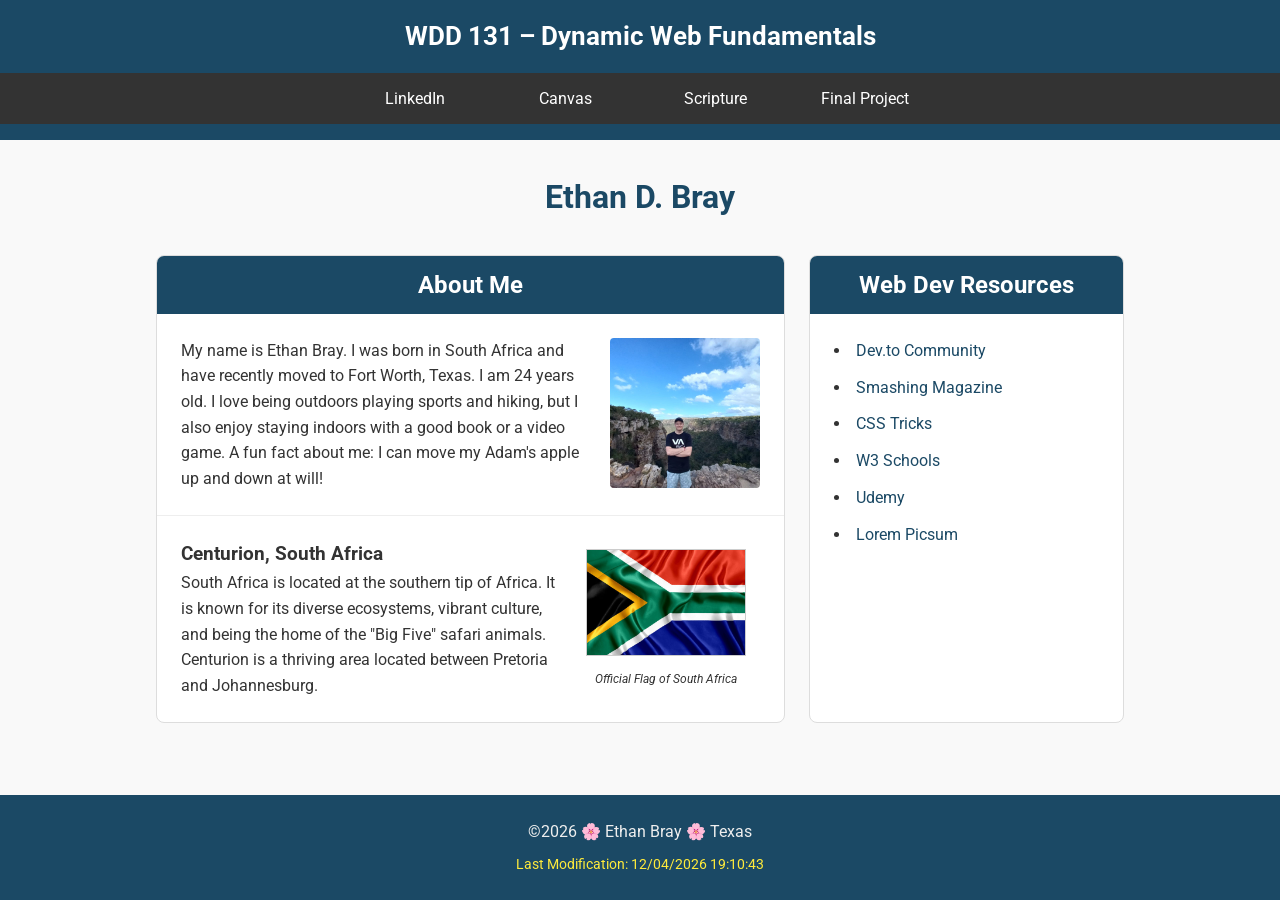
<file: index.html>
<!DOCTYPE html>
<html lang="en">
<head>
    <meta charset="UTF-8">
    <meta name="viewport" content="width=device-width, initial-scale=1.0">
    <meta name="description" content="WDD 131 - Dynamic Web Fundamentals - Ethan Bray - Home Page: A landing page for web development course assignments featuring personal info and resources.">
    <meta name="author" content="Ethan Bray">
    <title>WDD 131 – Dynamic Web Fundamentals – Ethan Bray</title>
    
    <link rel="preconnect" href="https://fonts.googleapis.com">
    <link rel="preconnect" href="https://fonts.gstatic.com" crossorigin>
    <link href="https://fonts.googleapis.com/css2?family=Roboto:wght@400;700&display=swap" rel="stylesheet">
    
    <link rel="stylesheet" href="styles/base.css">
    <script src="scripts/getdates.js" defer></script>
</head>
<body>
    <header>
        <span id="course-title">WDD 131 – Dynamic Web Fundamentals</span>
        <nav>
            <ul>
                <li><a href="https://www.linkedin.com/in/ethan-bray-876397272/">LinkedIn</a></li>
                <li><a href="https://byupw.instructure.com/">Canvas</a></li>
                <li><a href="https://www.churchofjesuschrist.org/study/scriptures/ot/isa/35?lang=eng&id=p3#p3">Scripture</a></li>
                <li><a href="https://ethanbraytx.github.io/wdd131/Project/index">Final Project</a></li>
            </ul>
        </nav>
    </header>

    <main>
        <h1>Ethan D. Bray</h1>
        <div class="cards-container">
            <section class="card about-me">
                <h2>About Me</h2>
                <div class="about-me-content">
                    <p>
                        My name is Ethan Bray. I was born in South Africa and have recently moved to Fort Worth, Texas. I am 24 years old. I love being outdoors playing sports and hiking, but I also enjoy staying indoors with a good book or a video game. A fun fact about me: I can move my Adam's apple up and down at will!
                    </p>
                    <img src="images/profile.jpg" alt="Ethan Bray Profile Picture" class="profile-img">
                </div>
                
                <div class="location-container">
                    <div class="location-text">
                        <h3>Centurion, South Africa</h3>
                        <p>
                            South Africa is located at the southern tip of Africa. It is known for its diverse ecosystems, 
                            vibrant culture, and being the home of the "Big Five" safari animals. Centurion is a 
                            thriving area located between Pretoria and Johannesburg.
                        </p>
                    </div>
                    <figure class="flag-figure">
                        <img src="images/south_african_flag.jpg" alt="Official Flag of South Africa" class="flag-img">
                        <figcaption>Official Flag of South Africa</figcaption>
                    </figure>
                </div>
            </section>

            <section class="card web-dev">
                <h2>Web Dev Resources</h2>
                <ul>
                    <li><a href="https://dev.to/">Dev.to Community</a></li>
                    <li><a href="https://www.smashingmagazine.com/">Smashing Magazine</a></li>
                    <li><a href="https://css-tricks.com/">CSS Tricks</a></li>
                    <li><a href="https://www.w3schools.com/">W3 Schools</a></li>
                    <li><a href="https://www.udemy.com/">Udemy</a></li>
                    <li><a href="https://picsum.photos/">Lorem Picsum</a></li>
                </ul>
            </section>
        </div>
    </main>

    <footer>
        <p>&copy;<span id="currentyear"></span> 🌸 Ethan Bray 🌸 Texas</p>
        <p id="lastModified"></p>
    </footer>
</body>
</html>
</file>
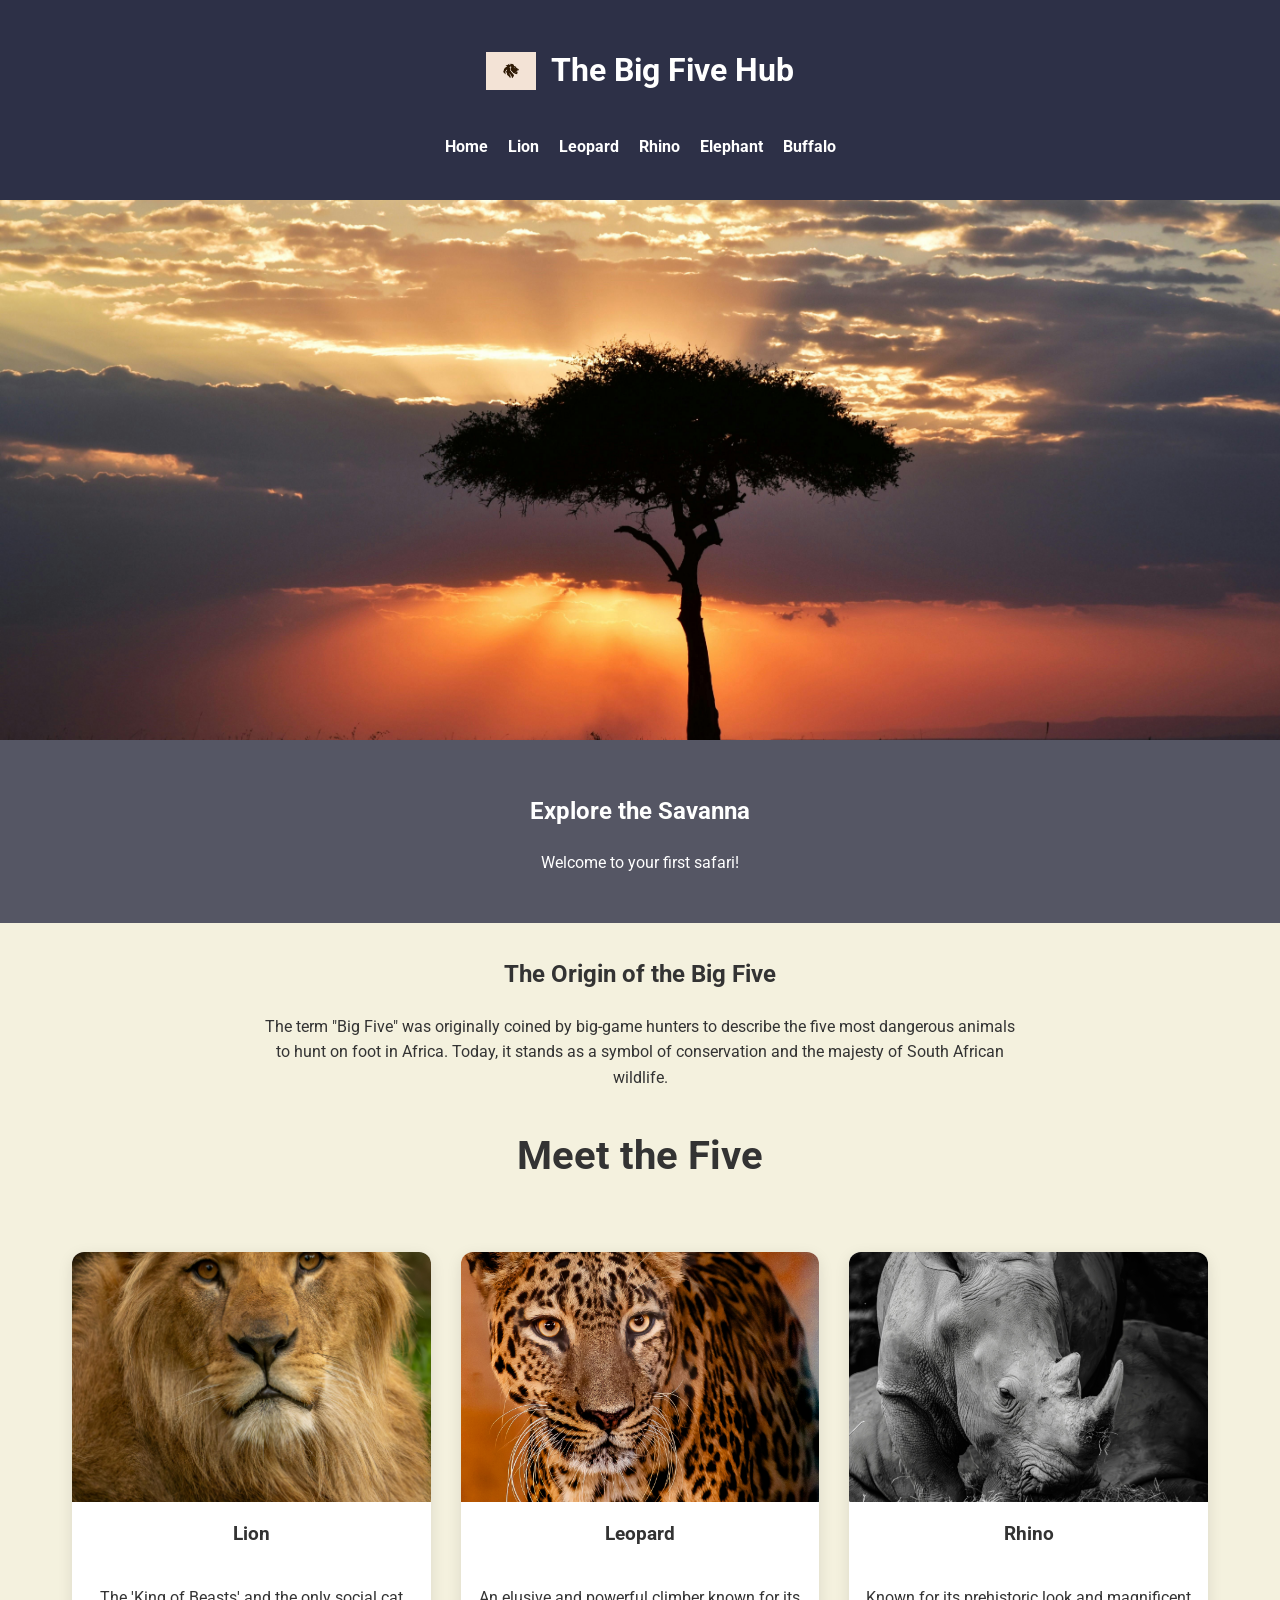
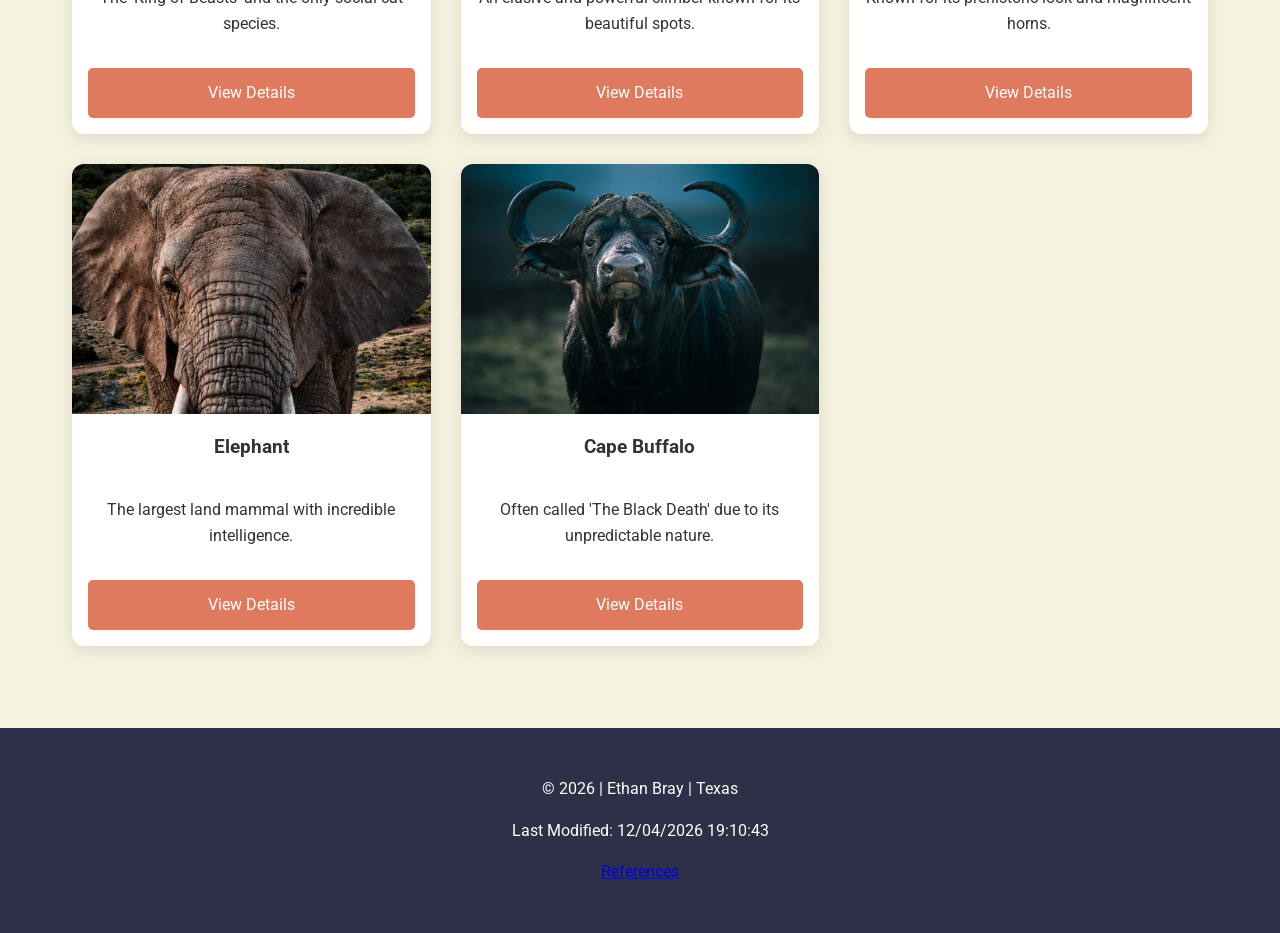
<file: Project/index.html>
<!DOCTYPE html>
<html lang="en">
<head>
    <meta charset="UTF-8">
    <meta name="viewport" content="width=device-width, initial-scale=1.0">
    <title>The Big Five Hub | Home</title>
    <meta name="description" content="Learn about the African Big Five: Lion, Leopard, Rhino, Elephant, and Buffalo.">
    <link rel="preconnect" href="https://fonts.googleapis.com">
    <link rel="preconnect" href="https://fonts.gstatic.com" crossorigin>
    <link href="https://fonts.googleapis.com/css2?family=Playfair+Display:wght@700&family=Roboto:wght@400;700&display=swap" rel="stylesheet">
    <link rel="stylesheet" href="styles/project.css">
    <script src="scripts/project.js" defer></script>
</head>
<body>
    <header>
        <div class="logo-container">
            <img src="images/logo.webp" alt="Big Five Hub Logo" width="50">
            <h1>The Big Five Hub</h1>
        </div>
        <nav>
            <button id="menu" title="Menu"></button>
            <ul id="nav-links">
                <li><a href="index.html" class="active">Home</a></li>
                <li><a href="lion.html">Lion</a></li>
                <li><a href="leopard.html">Leopard</a></li>
                <li><a href="rhino.html">Rhino</a></li>
                <li><a href="elephant.html">Elephant</a></li>
                <li><a href="buffalo.html">Buffalo</a></li>
            </ul>
        </nav>
    </header>

    <main>
        <section class="hero">
            <img src="images/hero-savanna.jpg" alt="African Savanna" loading="lazy">
            <div class="hero-text">
                <h2>Explore the Savanna</h2>
                <p id="welcome-message"></p> </div>
        </section>

        <section class="origin">
            <h2>The Origin of the Big Five</h2>
            <p>The term "Big Five" was originally coined by big-game hunters to describe the five most dangerous animals to hunt on foot in Africa. Today, it stands as a symbol of conservation and the majesty of South African wildlife.</p>
        </section>

        <section class="animal-grid">
            <h2>Meet the Five</h2>
            <div id="animal-cards-container"></div>
        </section>
    </main>

    <footer>
        <p>&copy; <span id="currentyear"></span> | Ethan Bray | Texas</p>
        <p>Last Modified: <span id="lastModified"></span></p>
        <p><a href="references.html">References</a></p>
    </footer>
</body>
</html>
</file>
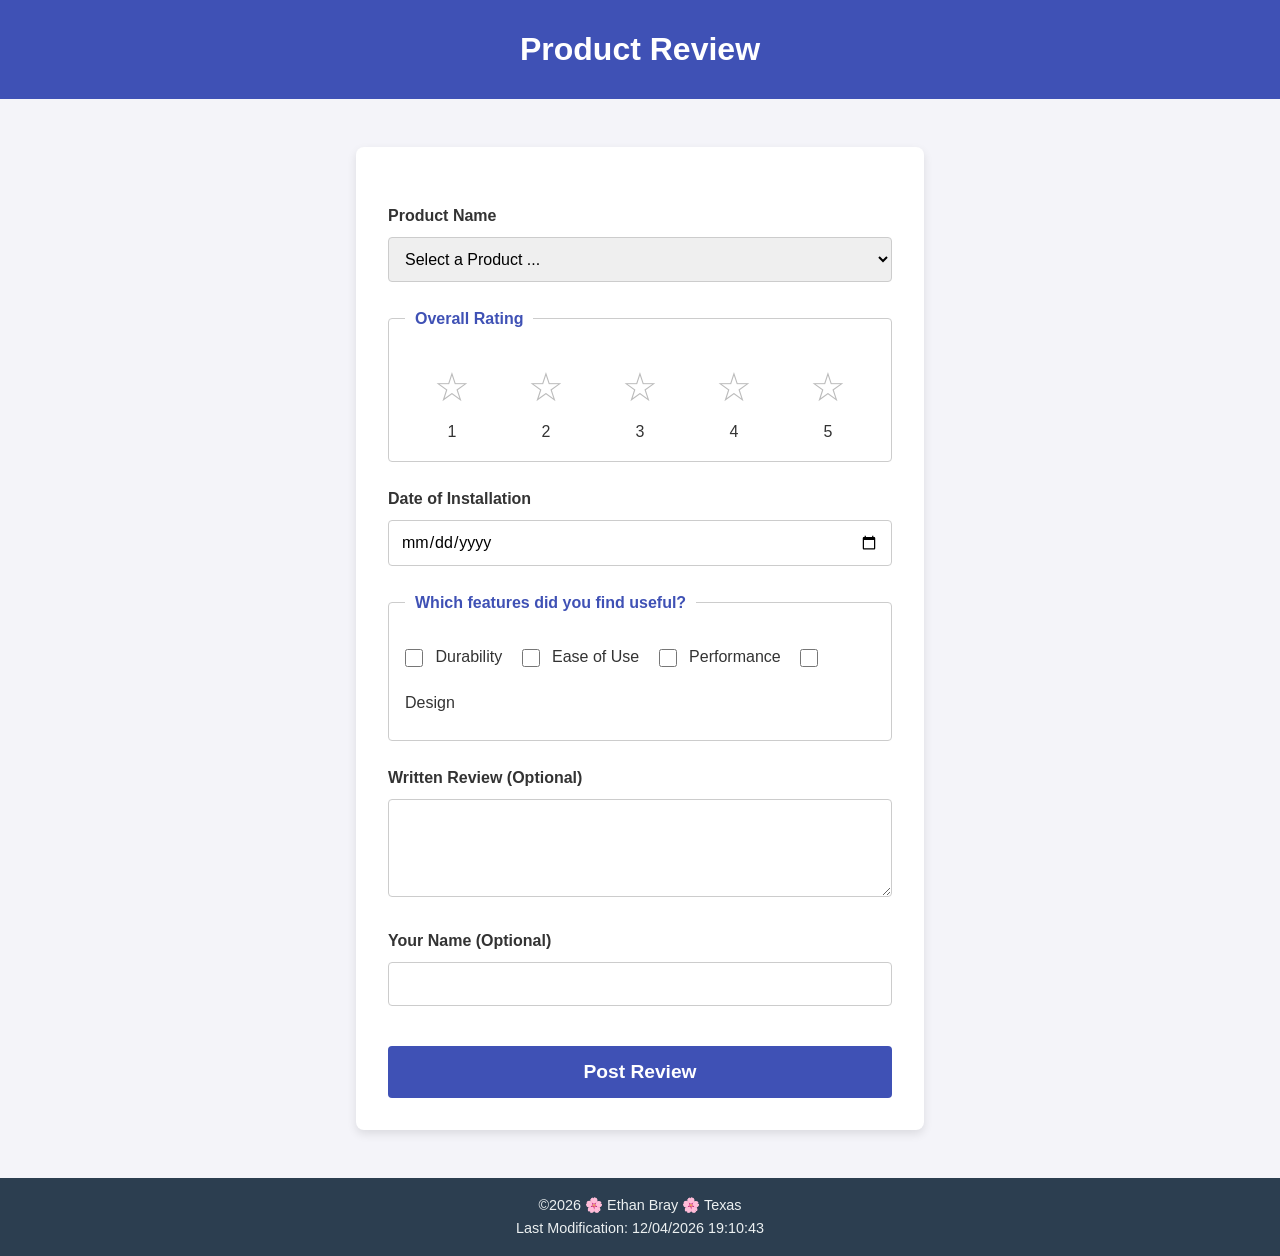
<file: form.html>
<!DOCTYPE html>
<html lang="en">
<head>
    <meta charset="UTF-8">
    <meta name="viewport" content="width=device-width, initial-scale=1.0">
    <title>Product Review Form</title>
    <meta name="description" content="A product review form page for WDD131 Dynamic Web Fundamentals">
    <meta name="author" content="Ethan Bray">
    <link rel="stylesheet" href="styles/form.css">
    <script src="scripts/form.js" defer></script>
</head>
<body>
    <header>
        <h1>Product Review</h1>
    </header>

    <main>
        <form method="get" action="review.html">
            <label for="product-name">Product Name</label>
            <select id="product-name" name="product-name" required>
                <option value="" disabled selected>Select a Product ...</option>
            </select>

            <fieldset>
                <legend>Overall Rating</legend>
                <div class="rating">
                    <input type="radio" id="star1" name="rating" value="1" required>
                    <label for="star1">1</label>
                    
                    <input type="radio" id="star2" name="rating" value="2" required>
                    <label for="star2">2</label>
                    
                    <input type="radio" id="star3" name="rating" value="3" required>
                    <label for="star3">3</label>
                    
                    <input type="radio" id="star4" name="rating" value="4" required>
                    <label for="star4">4</label>
                    
                    <input type="radio" id="star5" name="rating" value="5" required>
                    <label for="star5">5</label>
                </div>
            </fieldset>

            <label for="install-date">Date of Installation</label>
            <input type="date" id="install-date" name="install-date" required>

            <fieldset>
                <legend>Which features did you find useful?</legend>
                <input type="checkbox" id="feat-durability" name="features" value="durability">
                <label for="feat-durability">Durability</label>

                <input type="checkbox" id="feat-ease" name="features" value="ease-of-use">
                <label for="feat-ease">Ease of Use</label>

                <input type="checkbox" id="feat-performance" name="features" value="performance">
                <label for="feat-performance">Performance</label>

                <input type="checkbox" id="feat-design" name="features" value="design">
                <label for="feat-design">Design</label>
            </fieldset>

            <label for="review">Written Review (Optional)</label>
            <textarea id="review" name="review" rows="4"></textarea>

            <label for="user-name">Your Name (Optional)</label>
            <input type="text" id="user-name" name="user-name">

            <input type="submit" value="Post Review">
        </form>
    </main>

    <footer>
        <p>&copy;<span id="currentyear"></span> 🌸 Ethan Bray 🌸 Texas</p>
        <p id="lastModified"></p>
    </footer>
</body>
</html>
</file>
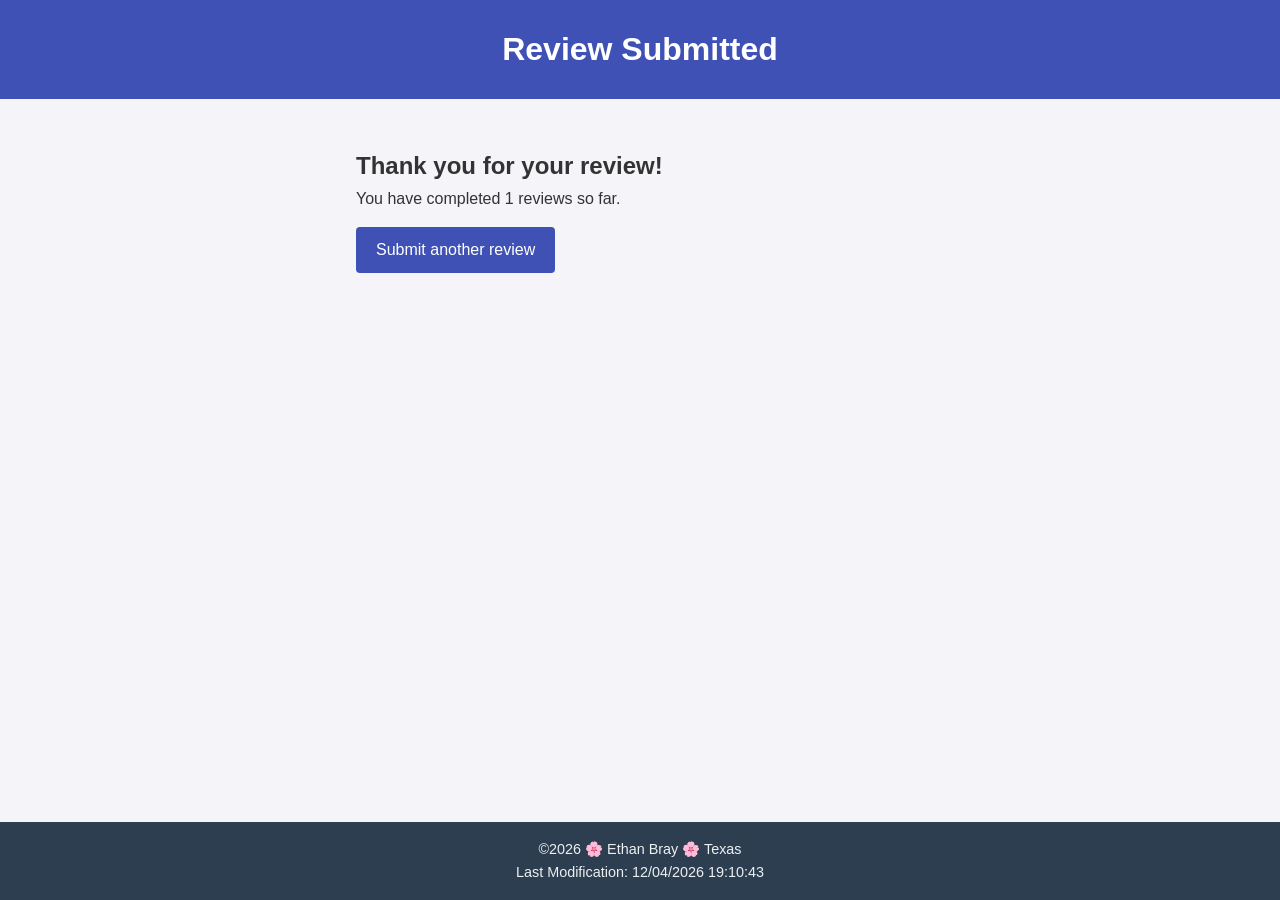
<file: review.html>
<!DOCTYPE html>
<html lang="en">
<head>
    <meta charset="UTF-8">
    <meta name="viewport" content="width=device-width, initial-scale=1.0">
    <title>Review Confirmation</title>
    <link rel="stylesheet" href="styles/form.css">
    <script src="scripts/review.js" defer></script>
</head>
<body>
    <header>
        <h1>Review Submitted</h1>
    </header>

    <main>
        <h2>Thank you for your review!</h2>
        <p>You have completed <span id="review-count">0</span> reviews so far.</p>
        <a href="form.html" class="back-link">Submit another review</a>
    </main>

    <footer>
        <p>&copy;<span id="currentyear"></span> 🌸 Ethan Bray 🌸 Texas</p>
        <p id="lastModified"></p>
    </footer>
</body>
</html>
</file>
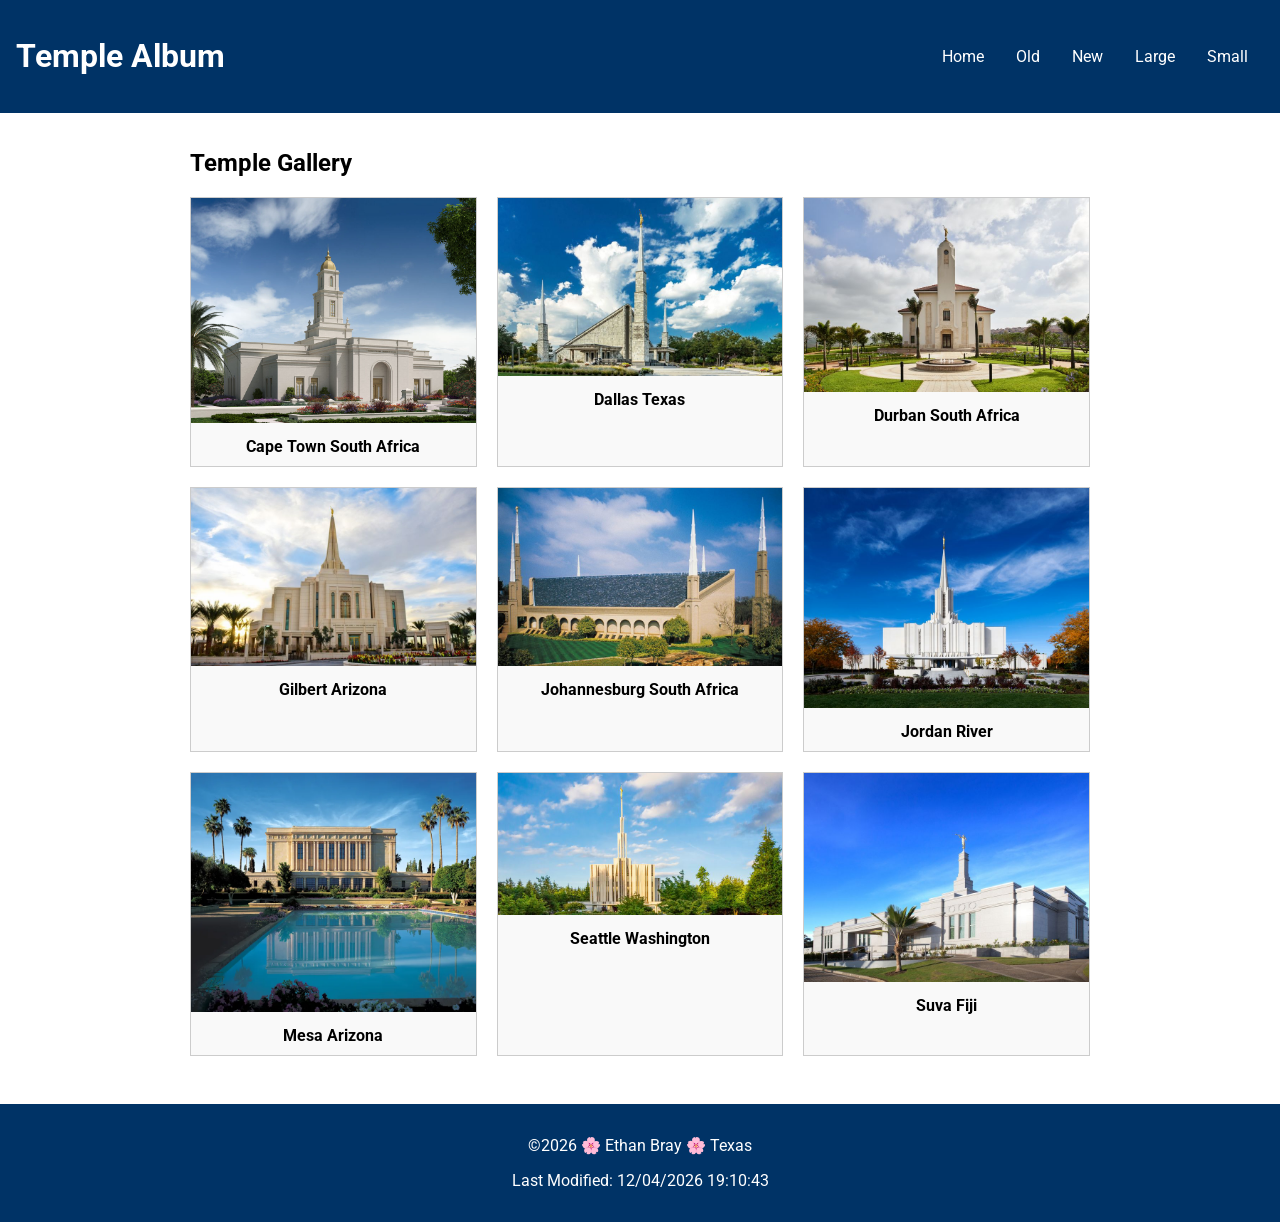
<file: temples.html>
<!DOCTYPE html>
<html lang="en">
<head>
    <meta charset="UTF-8">
    <meta name="viewport" content="width=device-width, initial-scale=1.0">
    <title>Temple Album</title>
    <meta name="description" content="A gallery of LDS temples around the world found in america, South Africa and Fiji for WDD 131.">
    <meta name="author" content="Ethan Bray">
    <link rel="preconnect" href="https://fonts.googleapis.com">
    <link rel="preconnect" href="https://fonts.gstatic.com" crossorigin>
    <link href="https://fonts.googleapis.com/css2?family=Roboto:wght@400;700&display=swap" rel="stylesheet">
    
    <link rel="stylesheet" href="styles/temples.css">
    <link rel="stylesheet" href="styles/temples-large.css">
    <script src="scripts/temples.js" defer></script>
</head>
<body>
    <header>
        <h1>Temple Album</h1>
        <button id="menu" title="Toggle Menu"></button>
        <nav>
            <ul class="navigation">
                <li><a href="#">Home</a></li>
                <li><a href="#">Old</a></li>
                <li><a href="#">New</a></li>
                <li><a href="#">Large</a></li>
                <li><a href="#">Small</a></li>
            </ul>
        </nav>
    </header>
    <main>
        <h2>Temple Gallery</h2>
        <div class="grid-container">
            <figure>
                <img src="images/cape-town-temple.jpg" alt="South Africa Cape Town Temple" loading="lazy">
                <figcaption>Cape Town South Africa</figcaption>
            </figure>
            <figure>
                <img src="images/dallas_temple.jpeg" alt="Dallas Texas Temple" loading="lazy">
                <figcaption>Dallas Texas</figcaption>
            </figure>
            <figure>
                <img src="images/durban_temple.jpeg" alt="Durban South Africa Temple" loading="lazy">
                <figcaption>Durban South Africa</figcaption>
            </figure>
            <figure>
                <img src="images/gilbert_temple.jpeg" alt="Gilbert Arizona Temple" loading="lazy">
                <figcaption>Gilbert Arizona</figcaption>
            </figure>
            <figure>
                <img src="images/johannesburg_temple.jpeg" alt="Johannesburg South Africa Temple" loading="lazy">
                <figcaption>Johannesburg South Africa</figcaption>
            </figure>
            <figure>
                <img src="images/jordan_temple.jpeg" alt="Jordan River Temple" loading="lazy">
                <figcaption>Jordan River</figcaption>
            </figure>
            <figure>
                <img src="images/mesa_temple.webp" alt="Mesa Arizona Temple" loading="lazy">
                <figcaption>Mesa Arizona</figcaption>
            </figure>
            <figure>
                <img src="images/seattle_temple.jpeg" alt="Seattle Washington Temple" loading="lazy">
                <figcaption>Seattle Washington</figcaption>
            </figure>
            <figure>
                <img src="images/suva_fiji_temple.jpeg" alt="Suva Fiji Temple" loading="lazy">
                <figcaption>Suva Fiji</figcaption>
            </figure>
        </div>
    </main>
    <footer>
        <p>&copy;<span id="currentyear"></span> 🌸 Ethan Bray 🌸 Texas</p>
        <p id="lastModified"></p>
    </footer>
</body>
</html>
</file>
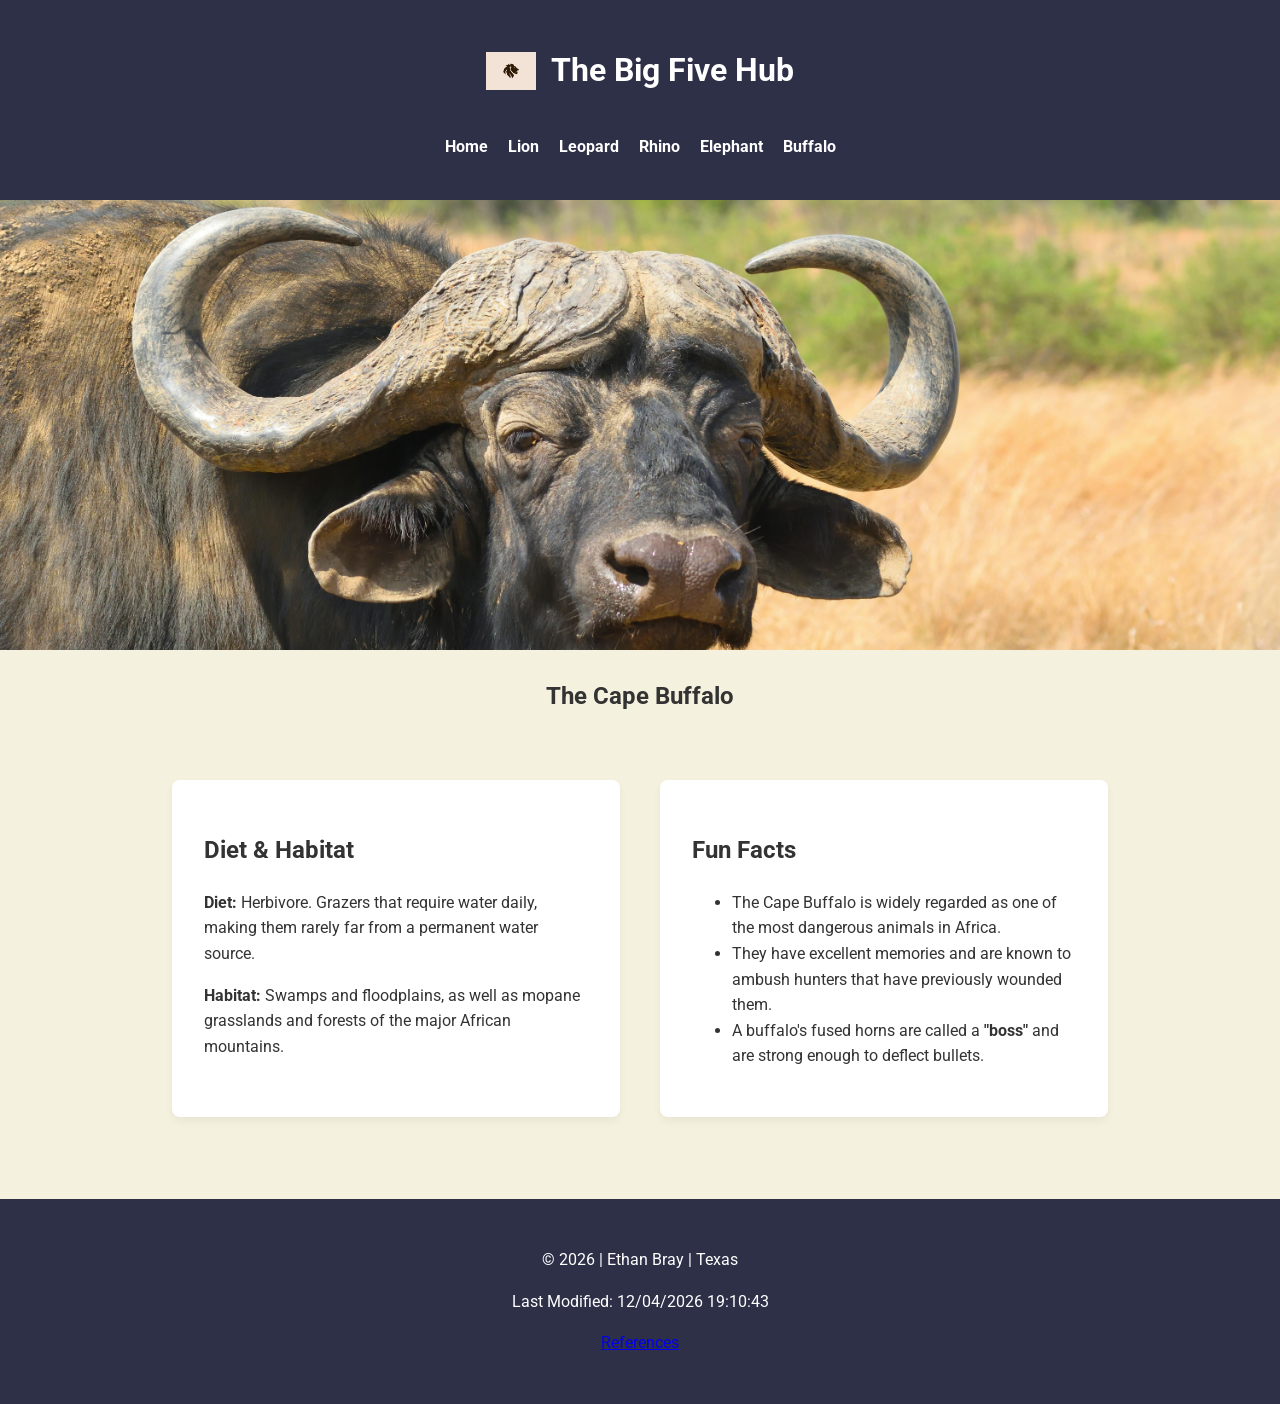
<file: Project/buffalo.html>
<!DOCTYPE html>
<html lang="en">
<head>
    <meta charset="UTF-8">
    <meta name="viewport" content="width=device-width, initial-scale=1.0">
    <title>The Big Five | Cape Buffalo</title>
    <link rel="preconnect" href="https://fonts.googleapis.com">
    <link rel="preconnect" href="https://fonts.gstatic.com" crossorigin>
    <link href="https://fonts.googleapis.com/css2?family=Playfair+Display:wght@700&family=Roboto:wght@400;700&display=swap" rel="stylesheet">
    <link rel="stylesheet" href="styles/project.css">
    <script src="scripts/project.js" defer></script>
</head>
<body>
    <header>
        <div class="logo-container">
            <img src="images/logo.webp" alt="Big Five Hub Logo" width="50">
            <h1>The Big Five Hub</h1>
        </div>
        <nav>
            <button id="menu" title="Menu"></button>
            <ul id="nav-links">
                <li><a href="index.html">Home</a></li>
                <li><a href="lion.html">Lion</a></li>
                <li><a href="leopard.html">Leopard</a></li>
                <li><a href="rhino.html">Rhino</a></li>
                <li><a href="elephant.html">Elephant</a></li>
                <li><a href="buffalo.html" class="active">Buffalo</a></li>
            </ul>
        </nav>
    </header>

    <main class="detail-page">
        <section class="animal-hero">
            <img src="images/buffalo-large.jpg" alt="Cape Buffalo bull" loading="lazy">
            <h1>The Cape Buffalo</h1>
        </section>

        <div class="info-grid">
            <section class="details">
                <h2>Diet & Habitat</h2>
                <p><strong>Diet:</strong> Herbivore. Grazers that require water daily, making them rarely far from a permanent water source.</p>
                <p><strong>Habitat:</strong> Swamps and floodplains, as well as mopane grasslands and forests of the major African mountains.</p>
            </section>

            <section class="facts">
                <h2>Fun Facts</h2>
                <ul>
                    <li>The Cape Buffalo is widely regarded as one of the most dangerous animals in Africa.</li>
                    <li>They have excellent memories and are known to ambush hunters that have previously wounded them.</li>
                    <li>A buffalo's fused horns are called a <strong>"boss"</strong> and are strong enough to deflect bullets.</li>
                </ul>
            </section>
        </div>
    </main>

    <footer>
        <p>&copy; <span id="currentyear"></span> | Ethan Bray | Texas</p>
        <p>Last Modified: <span id="lastModified"></span></p>
        <p><a href="references.html">References</a></p>
    </footer>
</body>
</html>
</file>
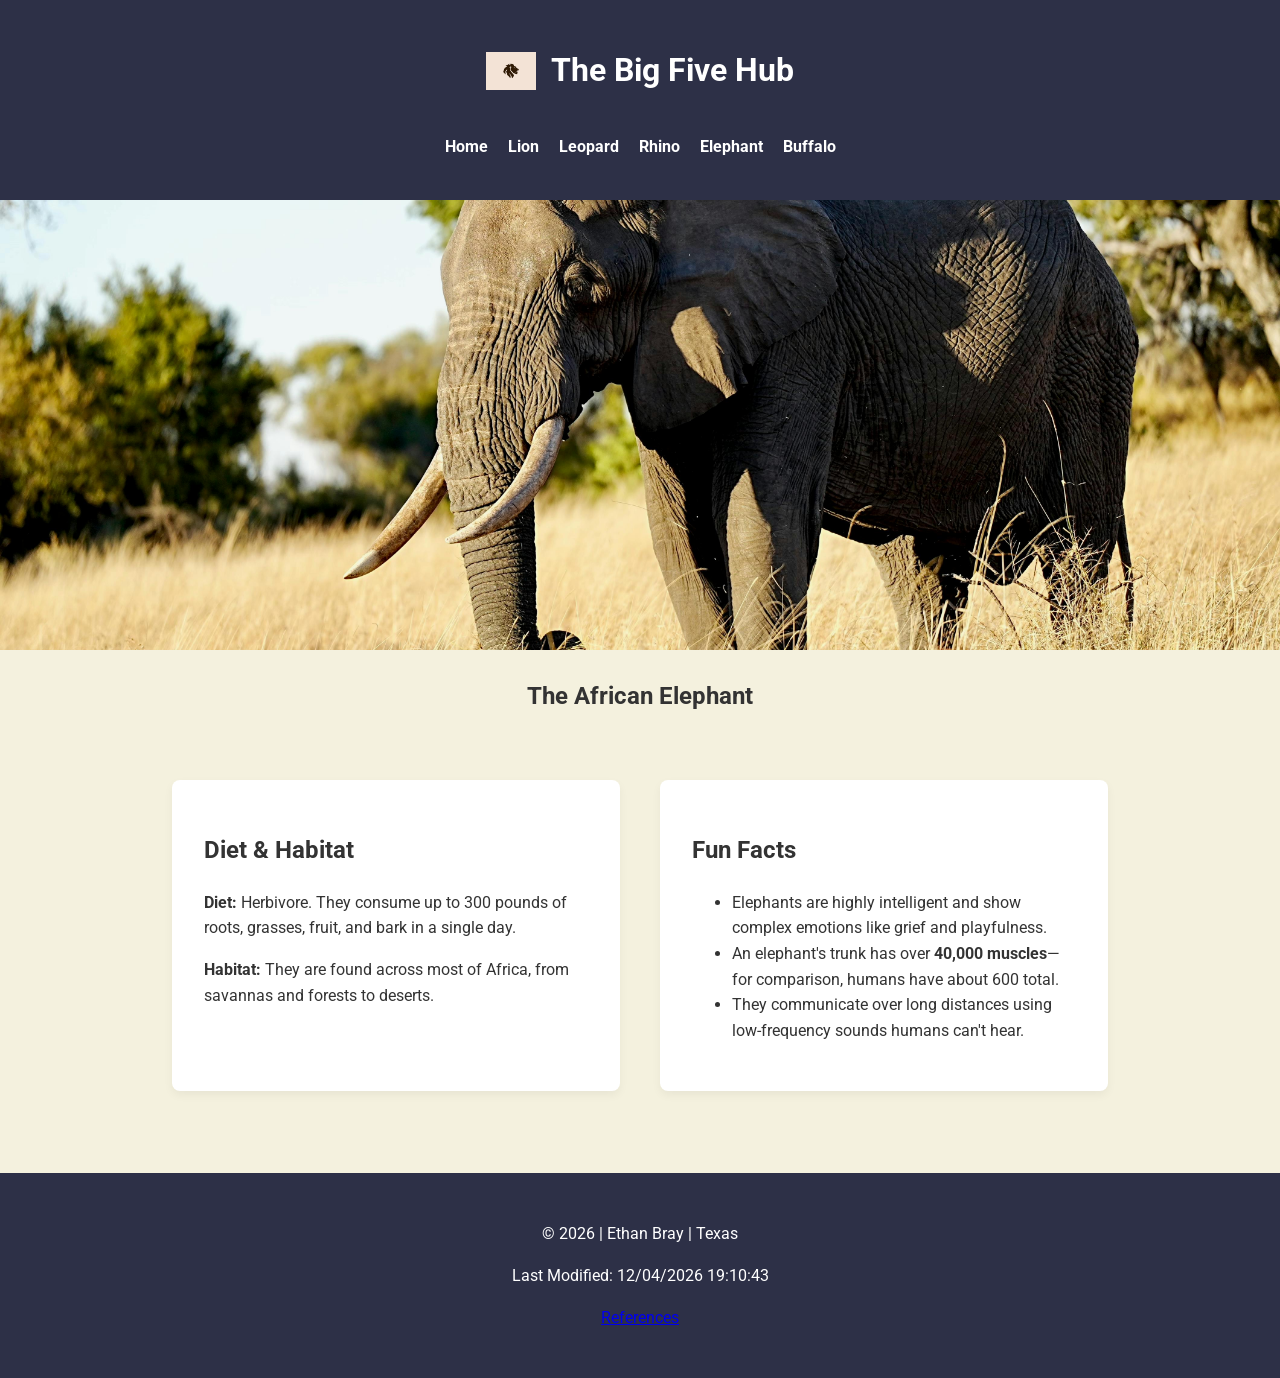
<file: Project/elephant.html>
<!DOCTYPE html>
<html lang="en">
<head>
    <meta charset="UTF-8">
    <meta name="viewport" content="width=device-width, initial-scale=1.0">
    <title>The Big Five | African Elephant</title>
    <link rel="preconnect" href="https://fonts.googleapis.com">
    <link rel="preconnect" href="https://fonts.gstatic.com" crossorigin>
    <link href="https://fonts.googleapis.com/css2?family=Playfair+Display:wght@700&family=Roboto:wght@400;700&display=swap" rel="stylesheet">
    <link rel="stylesheet" href="styles/project.css">
    <script src="scripts/project.js" defer></script>
</head>
<body>
    <header>
        <div class="logo-container">
            <img src="images/logo.webp" alt="Big Five Hub Logo" width="50">
            <h1>The Big Five Hub</h1>
        </div>
        <nav>
            <button id="menu" title="Menu"></button>
            <ul id="nav-links">
                <li><a href="index.html">Home</a></li>
                <li><a href="lion.html">Lion</a></li>
                <li><a href="leopard.html">Leopard</a></li>
                <li><a href="rhino.html">Rhino</a></li>
                <li><a href="elephant.html" class="active">Elephant</a></li>
                <li><a href="buffalo.html">Buffalo</a></li>
            </ul>
        </nav>
    </header>

    <main class="detail-page">
        <section class="animal-hero">
            <img src="images/elephant-large.jpg" alt="African Elephant Herd" loading="lazy">
            <h1>The African Elephant</h1>
        </section>

        <div class="info-grid">
            <section class="details">
                <h2>Diet & Habitat</h2>
                <p><strong>Diet:</strong> Herbivore. They consume up to 300 pounds of roots, grasses, fruit, and bark in a single day.</p>
                <p><strong>Habitat:</strong> They are found across most of Africa, from savannas and forests to deserts.</p>
            </section>

            <section class="facts">
                <h2>Fun Facts</h2>
                <ul>
                    <li>Elephants are highly intelligent and show complex emotions like grief and playfulness.</li>
                    <li>An elephant's trunk has over <strong>40,000 muscles</strong>—for comparison, humans have about 600 total.</li>
                    <li>They communicate over long distances using low-frequency sounds humans can't hear.</li>
                </ul>
            </section>
        </div>
    </main>

    <footer>
        <p>&copy; <span id="currentyear"></span> | Ethan Bray | Texas</p>
        <p>Last Modified: <span id="lastModified"></span></p>
        <p><a href="references.html">References</a></p>
    </footer>
</body>
</html>
</file>
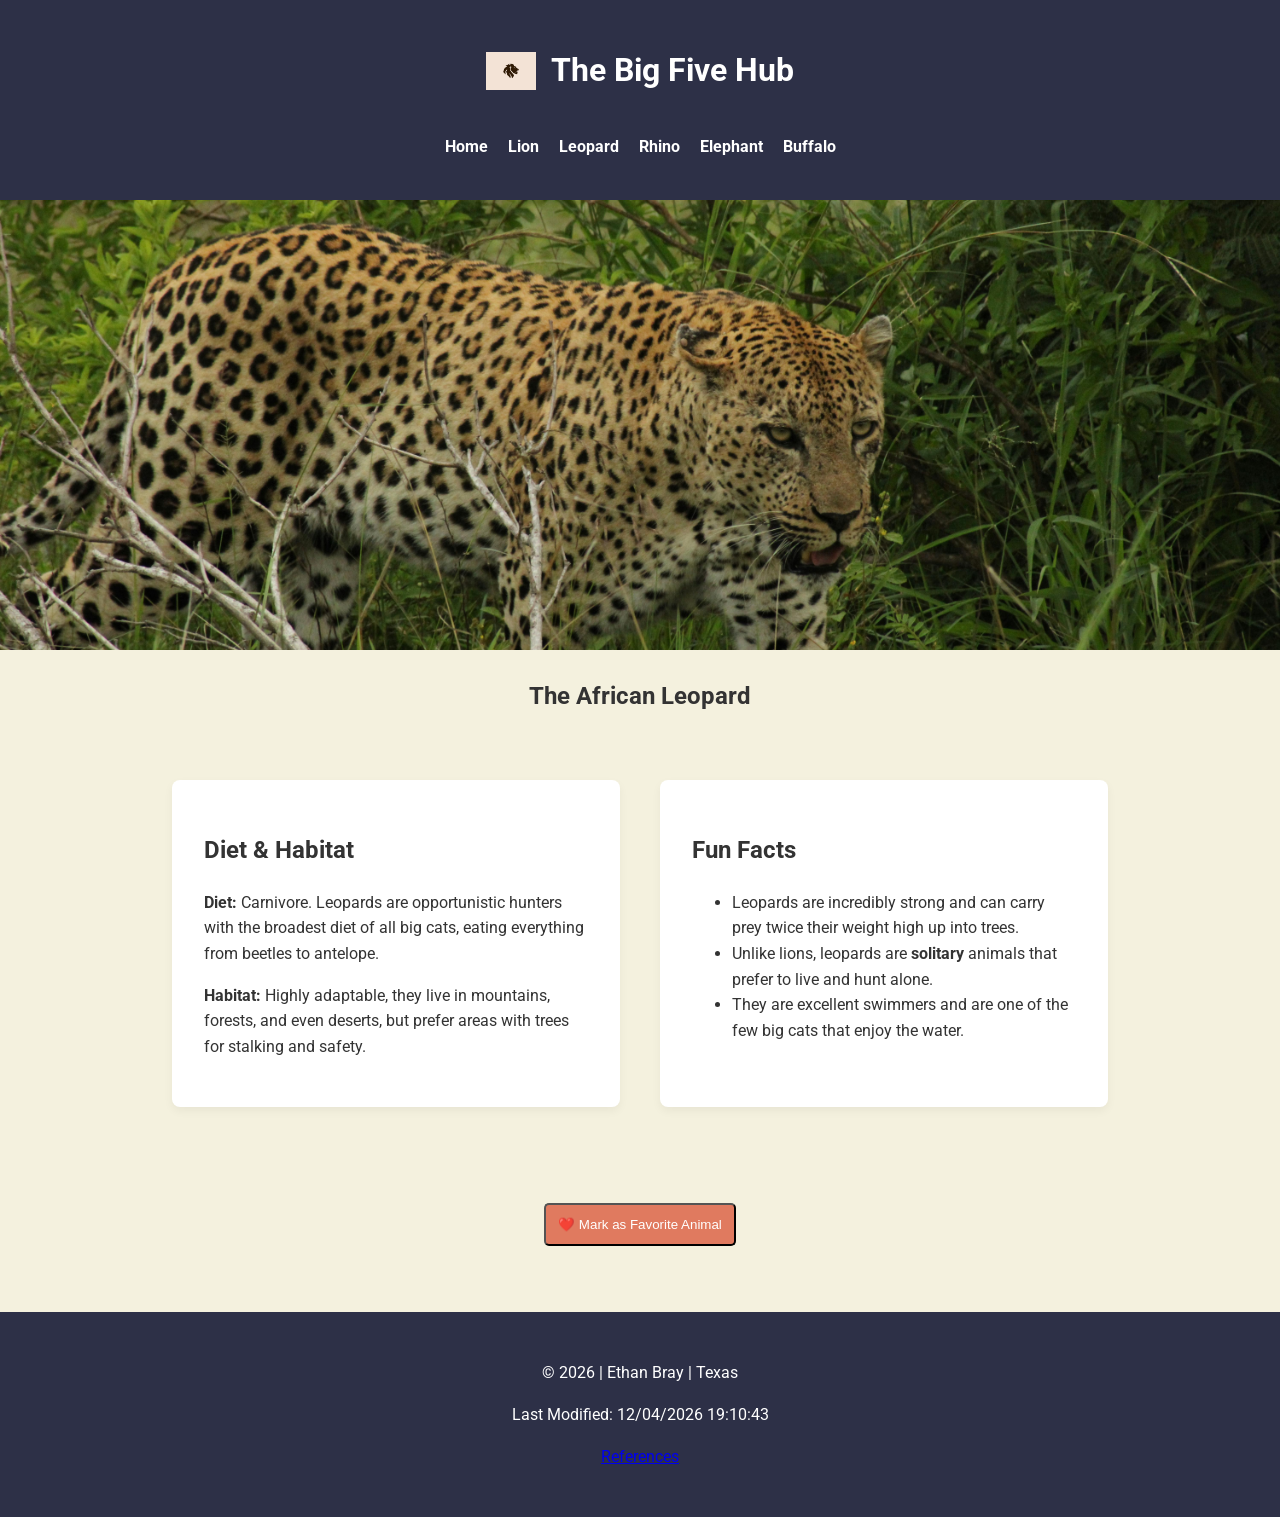
<file: Project/leopard.html>
<!DOCTYPE html>
<html lang="en">
<head>
    <meta charset="UTF-8">
    <meta name="viewport" content="width=device-width, initial-scale=1.0">
    <title>The Big Five | African Leopard</title>
    <link rel="preconnect" href="https://fonts.googleapis.com">
    <link rel="preconnect" href="https://fonts.gstatic.com" crossorigin>
    <link href="https://fonts.googleapis.com/css2?family=Playfair+Display:wght@700&family=Roboto:wght@400;700&display=swap" rel="stylesheet">
    <link rel="stylesheet" href="styles/project.css">
    <script src="scripts/project.js" defer></script>
</head>
<body>
    <header>
        <div class="logo-container">
            <img src="images/logo.webp" alt="Big Five Hub Logo" width="50">
            <h1>The Big Five Hub</h1>
        </div>
        <nav>
            <button id="menu" title="Menu"></button>
            <ul id="nav-links">
                <li><a href="index.html">Home</a></li>
                <li><a href="lion.html">Lion</a></li>
                <li><a href="leopard.html" class="active">Leopard</a></li>
                <li><a href="rhino.html">Rhino</a></li>
                <li><a href="elephant.html">Elephant</a></li>
                <li><a href="buffalo.html">Buffalo</a></li>
            </ul>
        </nav>
    </header>

    <main class="detail-page">
        <section class="animal-hero">
            <img src="images/leopard-large.jpg" alt="Leopard resting in a tree" loading="lazy">
            <h1>The African Leopard</h1>
        </section>

        <div class="info-grid">
            <section class="details">
                <h2>Diet & Habitat</h2>
                <p><strong>Diet:</strong> Carnivore. Leopards are opportunistic hunters with the broadest diet of all big cats, eating everything from beetles to antelope.</p>
                <p><strong>Habitat:</strong> Highly adaptable, they live in mountains, forests, and even deserts, but prefer areas with trees for stalking and safety.</p>
            </section>

            <section class="facts">
                <h2>Fun Facts</h2>
                <ul>
                    <li>Leopards are incredibly strong and can carry prey twice their weight high up into trees.</li>
                    <li>Unlike lions, leopards are <strong>solitary</strong> animals that prefer to live and hunt alone.</li>
                    <li>They are excellent swimmers and are one of the few big cats that enjoy the water.</li>
                </ul>
            </section>
        </div>

        <section class="interaction">
            <button id="fav-leopard" class="btn">❤️ Mark as Favorite Animal</button>
            <p id="fav-leopard-message"></p>
        </section>
    </main>

    <footer>
        <p>&copy; <span id="currentyear"></span> | Ethan Bray | Texas</p>
        <p>Last Modified: <span id="lastModified"></span></p>
        <p><a href="references.html">References</a></p>
    </footer>
</body>
</html>
</file>
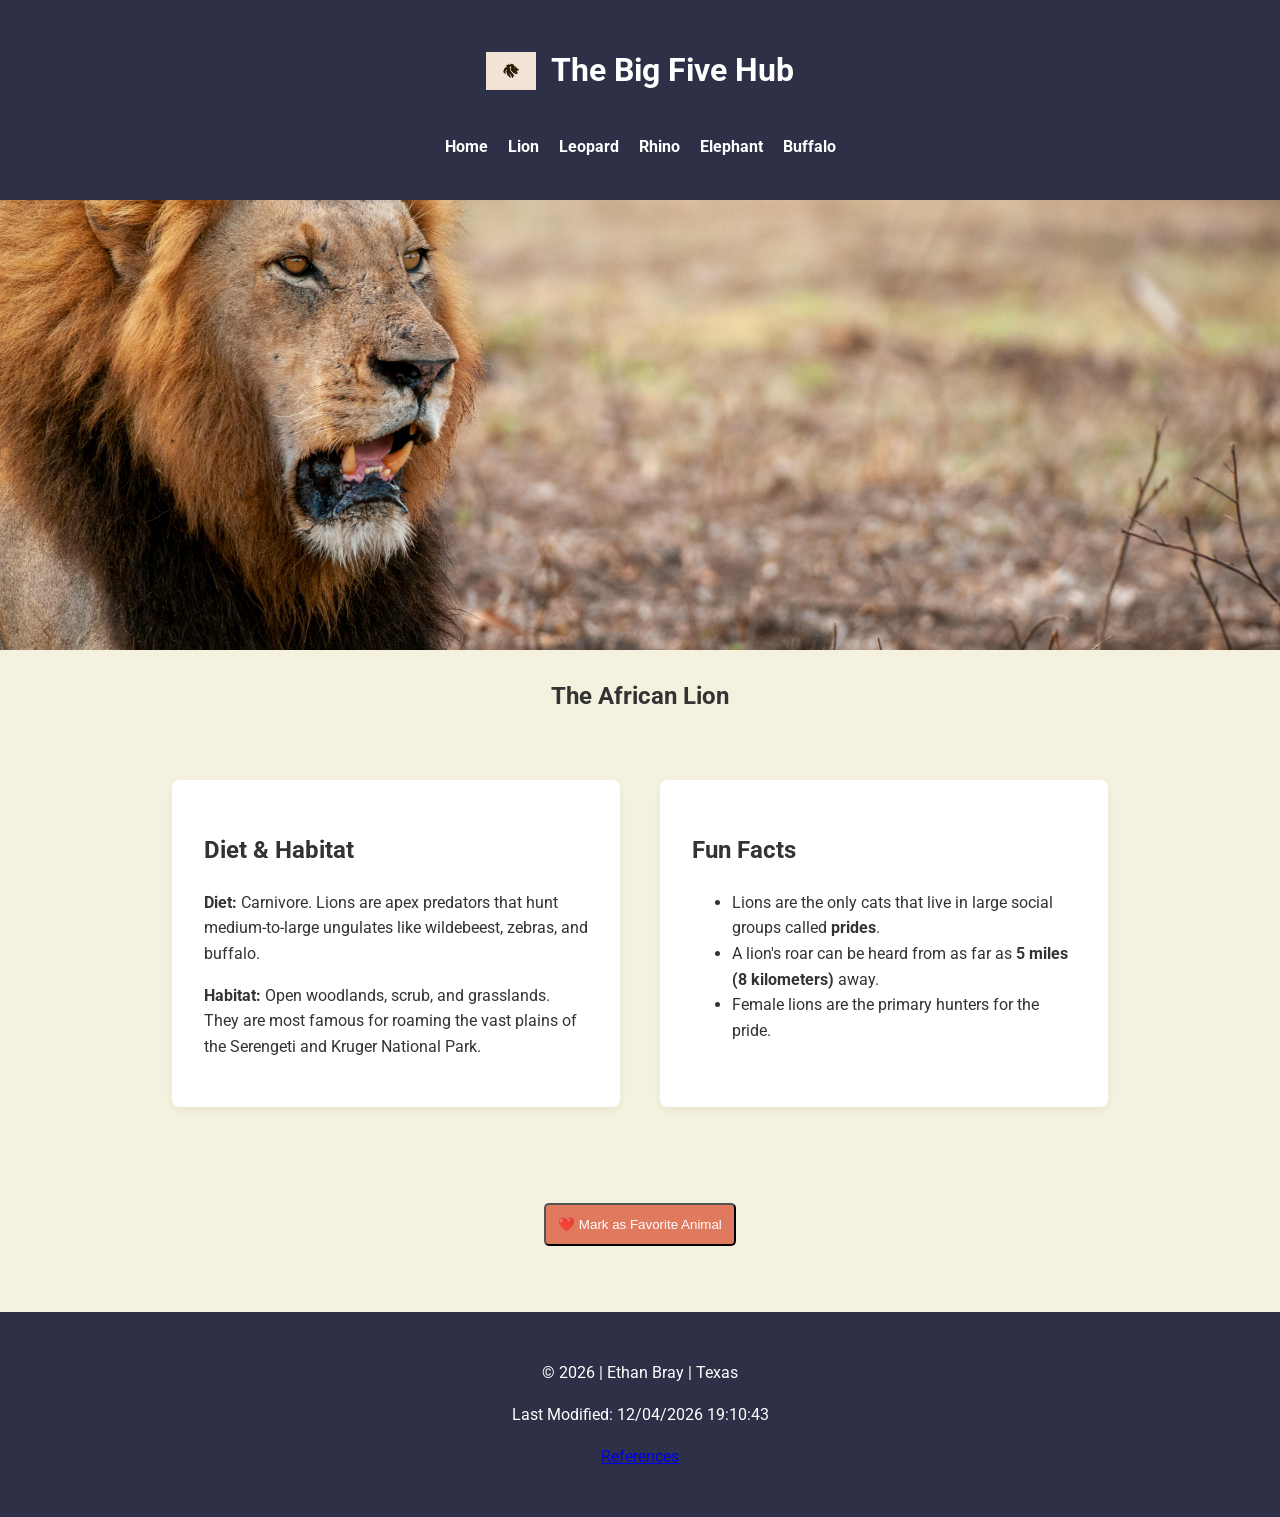
<file: Project/lion.html>
<!DOCTYPE html>
<html lang="en">
<head>
    <meta charset="UTF-8">
    <meta name="viewport" content="width=device-width, initial-scale=1.0">
    <title>The Big Five | African Lion</title>
    <link rel="preconnect" href="https://fonts.googleapis.com">
    <link rel="preconnect" href="https://fonts.gstatic.com" crossorigin>
    <link href="https://fonts.googleapis.com/css2?family=Playfair+Display:wght@700&family=Roboto:wght@400;700&display=swap" rel="stylesheet">
    <link rel="stylesheet" href="styles/project.css">
    <script src="scripts/project.js" defer></script>
</head>
<body>
    <header>
        <div class="logo-container">
            <img src="images/logo.webp" alt="Big Five Hub Logo" width="50">
            <h1>The Big Five Hub</h1>
        </div>
        <nav>
            <button id="menu" title="Menu"></button>
            <ul id="nav-links">
                <li><a href="index.html">Home</a></li>
                <li><a href="lion.html" class="active">Lion</a></li>
                <li><a href="leopard.html">Leopard</a></li>
                <li><a href="rhino.html">Rhino</a></li>
                <li><a href="elephant.html">Elephant</a></li>
                <li><a href="buffalo.html">Buffalo</a></li>
            </ul>
        </nav>
    </header>

    <main class="detail-page">
        <section class="animal-hero">
            <img src="images/lion-large.jpg" alt="Male Lion in the Savanna" loading="lazy">
            <h1>The African Lion</h1>
        </section>

        <div class="info-grid">
            <section class="details">
                <h2>Diet & Habitat</h2>
                <p><strong>Diet:</strong> Carnivore. Lions are apex predators that hunt medium-to-large ungulates like wildebeest, zebras, and buffalo.</p>
                <p><strong>Habitat:</strong> Open woodlands, scrub, and grasslands. They are most famous for roaming the vast plains of the Serengeti and Kruger National Park.</p>
            </section>

            <section class="facts">
                <h2>Fun Facts</h2>
                <ul>
                    <li>Lions are the only cats that live in large social groups called <strong>prides</strong>.</li>
                    <li>A lion's roar can be heard from as far as <strong>5 miles (8 kilometers)</strong> away.</li>
                    <li>Female lions are the primary hunters for the pride.</li>
                </ul>
            </section>
        </div>

        <section class="interaction">
            <button id="fav-lion" class="btn">❤️ Mark as Favorite Animal</button>
            <p id="fav-message"></p>
        </section>
    </main>

    <footer>
        <p>&copy; <span id="currentyear"></span> | Ethan Bray | Texas</p>
        <p>Last Modified: <span id="lastModified"></span></p>
        <p><a href="references.html">References</a></p>
    </footer>
</body>
</html>
</file>
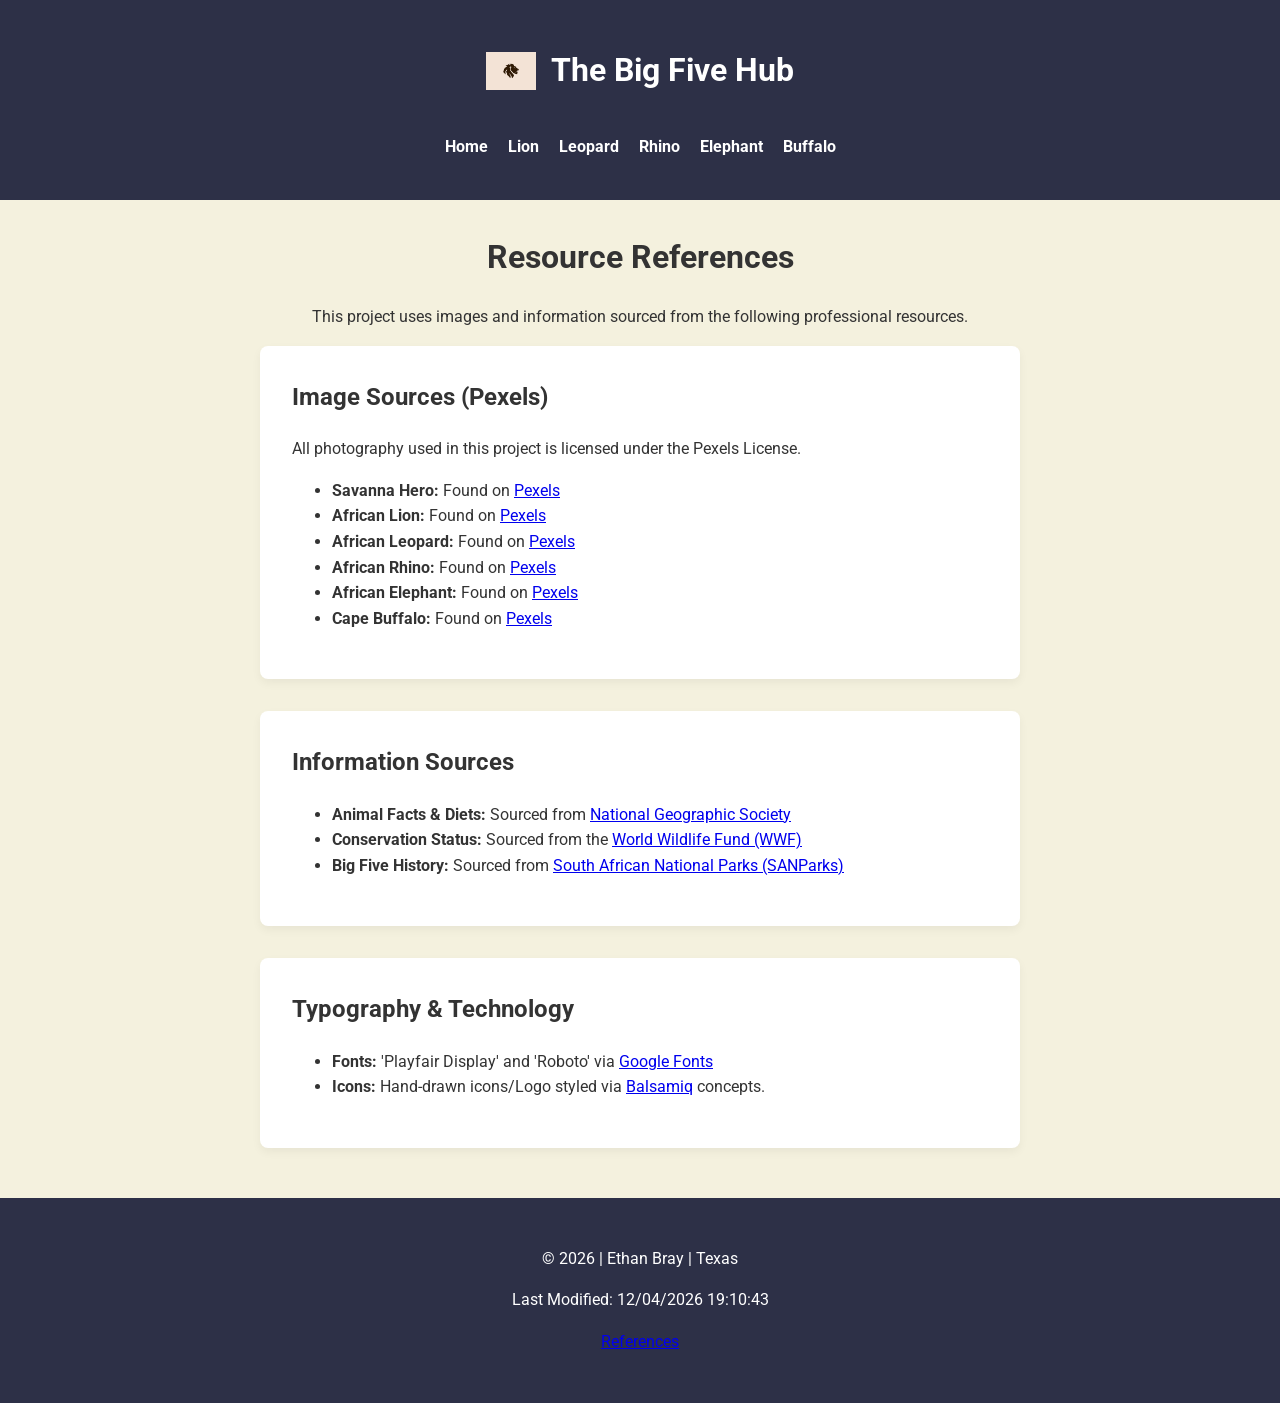
<file: Project/references.html>
<!DOCTYPE html>
<html lang="en">
<head>
    <meta charset="UTF-8">
    <meta name="viewport" content="width=device-width, initial-scale=1.0">
    <title>The Big Five Hub | References</title>
    <link rel="preconnect" href="https://fonts.googleapis.com">
    <link rel="preconnect" href="https://fonts.gstatic.com" crossorigin>
    <link href="https://fonts.googleapis.com/css2?family=Playfair+Display:wght@700&family=Roboto:wght@400;700&display=swap" rel="stylesheet">
    <link rel="stylesheet" href="styles/project.css">
</head>
<body>
    <header>
        <div class="logo-container">
            <img src="images/logo.webp" alt="Big Five Hub Logo" width="50">
            <h1>The Big Five Hub</h1>
        </div>
        <nav>
            <button id="menu" title="Menu"></button>
            <ul id="nav-links">
                <li><a href="index.html">Home</a></li>
                <li><a href="lion.html">Lion</a></li>
                <li><a href="leopard.html">Leopard</a></li>
                <li><a href="rhino.html">Rhino</a></li>
                <li><a href="elephant.html">Elephant</a></li>
                <li><a href="buffalo.html">Buffalo</a></li>
            </ul>
        </nav>
    </header>

    <main class="origin">
        <h1>Resource References</h1>
        <p>This project uses images and information sourced from the following professional resources.</p>

        <section class="details" style="text-align: left; margin-bottom: 2rem;">
            <h2>Image Sources (Pexels)</h2>
            <p>All photography used in this project is licensed under the Pexels License.</p>
            <ul>
                <li><strong>Savanna Hero:</strong> Found on <a href="https://www.pexels.com/" target="_blank">Pexels</a></li>
                <li><strong>African Lion:</strong> Found on <a href="https://www.pexels.com/search/lion/" target="_blank">Pexels</a></li>
                <li><strong>African Leopard:</strong> Found on <a href="https://www.pexels.com/search/leopard/" target="_blank">Pexels</a></li>
                <li><strong>African Rhino:</strong> Found on <a href="https://www.pexels.com/search/rhino/" target="_blank">Pexels</a></li>
                <li><strong>African Elephant:</strong> Found on <a href="https://www.pexels.com/search/elephant/" target="_blank">Pexels</a></li>
                <li><strong>Cape Buffalo:</strong> Found on <a href="https://www.pexels.com/search/buffalo/" target="_blank">Pexels</a></li>
            </ul>
        </section>

        <section class="details" style="text-align: left; margin-bottom: 2rem;">
            <h2>Information Sources</h2>
            <ul>
                <li><strong>Animal Facts & Diets:</strong> Sourced from <a href="https://www.nationalgeographic.com" target="_blank">National Geographic Society</a></li>
                <li><strong>Conservation Status:</strong> Sourced from the <a href="https://www.worldwildlife.org" target="_blank">World Wildlife Fund (WWF)</a></li>
                <li><strong>Big Five History:</strong> Sourced from <a href="https://www.sanparks.org" target="_blank">South African National Parks (SANParks)</a></li>
            </ul>
        </section>

        <section class="details" style="text-align: left;">
            <h2>Typography & Technology</h2>
            <ul>
                <li><strong>Fonts:</strong> 'Playfair Display' and 'Roboto' via <a href="https://fonts.google.com/" target="_blank">Google Fonts</a></li>
                <li><strong>Icons:</strong> Hand-drawn icons/Logo styled via <a href="https://balsamiq.com/" target="_blank">Balsamiq</a> concepts.</li>
            </ul>
        </section>
    </main>

    <footer>
        <p>&copy; <span id="currentyear"></span> | Ethan Bray | Texas</p>
        <p>Last Modified: <span id="lastModified"></span></p>
        <p><a href="references.html" class="active">References</a></p>
    </footer>

    <script src="scripts/project.js" defer></script>
</body>
</html>
</file>
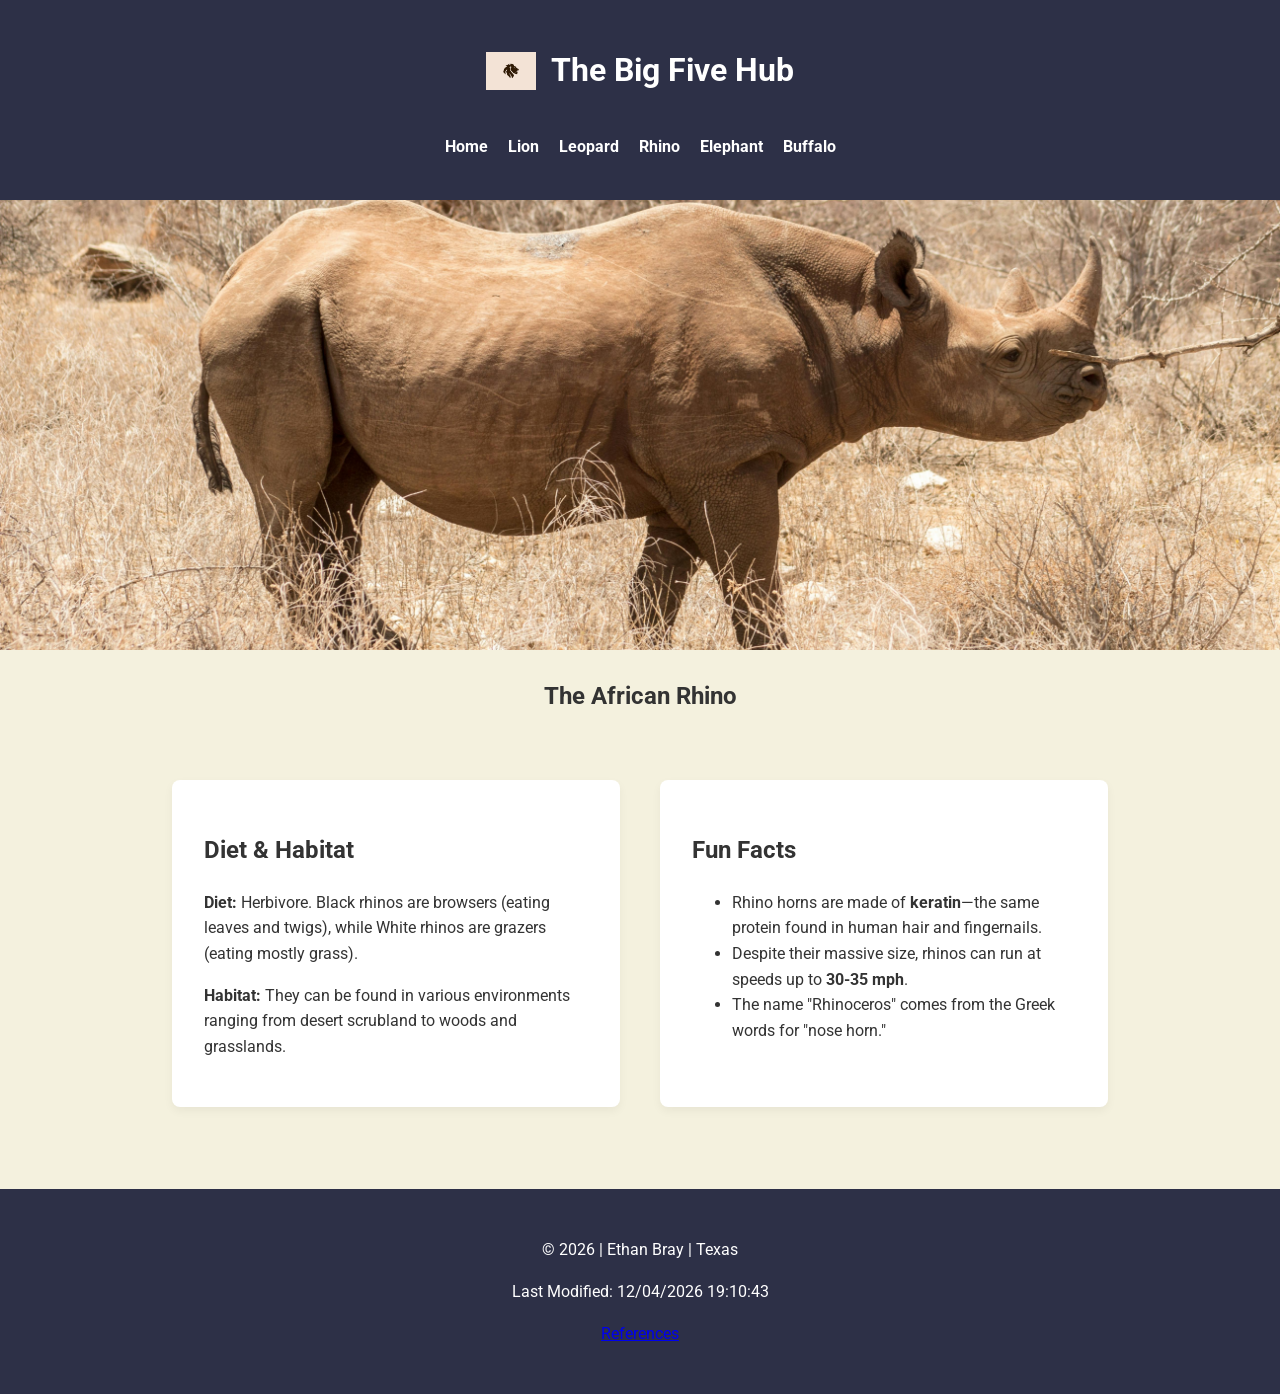
<file: Project/rhino.html>
<!DOCTYPE html>
<html lang="en">
<head>
    <meta charset="UTF-8">
    <meta name="viewport" content="width=device-width, initial-scale=1.0">
    <title>The Big Five | African Rhino</title>
    <link rel="preconnect" href="https://fonts.googleapis.com">
    <link rel="preconnect" href="https://fonts.gstatic.com" crossorigin>
    <link href="https://fonts.googleapis.com/css2?family=Playfair+Display:wght@700&family=Roboto:wght@400;700&display=swap" rel="stylesheet">
    <link rel="stylesheet" href="styles/project.css">
    <script src="scripts/project.js" defer></script>
</head>
<body>
    <header>
        <div class="logo-container">
            <img src="images/logo.webp" alt="Big Five Hub Logo" width="50">
            <h1>The Big Five Hub</h1>
        </div>
        <nav>
            <button id="menu" title="Menu"></button>
            <ul id="nav-links">
                <li><a href="index.html">Home</a></li>
                <li><a href="lion.html">Lion</a></li>
                <li><a href="leopard.html">Leopard</a></li>
                <li><a href="rhino.html" class="active">Rhino</a></li>
                <li><a href="elephant.html">Elephant</a></li>
                <li><a href="buffalo.html">Buffalo</a></li>
            </ul>
        </nav>
    </header>

    <main class="detail-page">
        <section class="animal-hero">
            <img src="images/rhino-large.jpg" alt="Black Rhinoceros" loading="lazy">
            <h1>The African Rhino</h1>
        </section>

        <div class="info-grid">
            <section class="details">
                <h2>Diet & Habitat</h2>
                <p><strong>Diet:</strong> Herbivore. Black rhinos are browsers (eating leaves and twigs), while White rhinos are grazers (eating mostly grass).</p>
                <p><strong>Habitat:</strong> They can be found in various environments ranging from desert scrubland to woods and grasslands.</p>
            </section>

            <section class="facts">
                <h2>Fun Facts</h2>
                <ul>
                    <li>Rhino horns are made of <strong>keratin</strong>—the same protein found in human hair and fingernails.</li>
                    <li>Despite their massive size, rhinos can run at speeds up to <strong>30-35 mph</strong>.</li>
                    <li>The name "Rhinoceros" comes from the Greek words for "nose horn."</li>
                </ul>
            </section>
        </div>
    </main>

    <footer>
        <p>&copy; <span id="currentyear"></span> | Ethan Bray | Texas</p>
        <p>Last Modified: <span id="lastModified"></span></p>
        <p><a href="references.html">References</a></p>
    </footer>
</body>
</html>
</file>
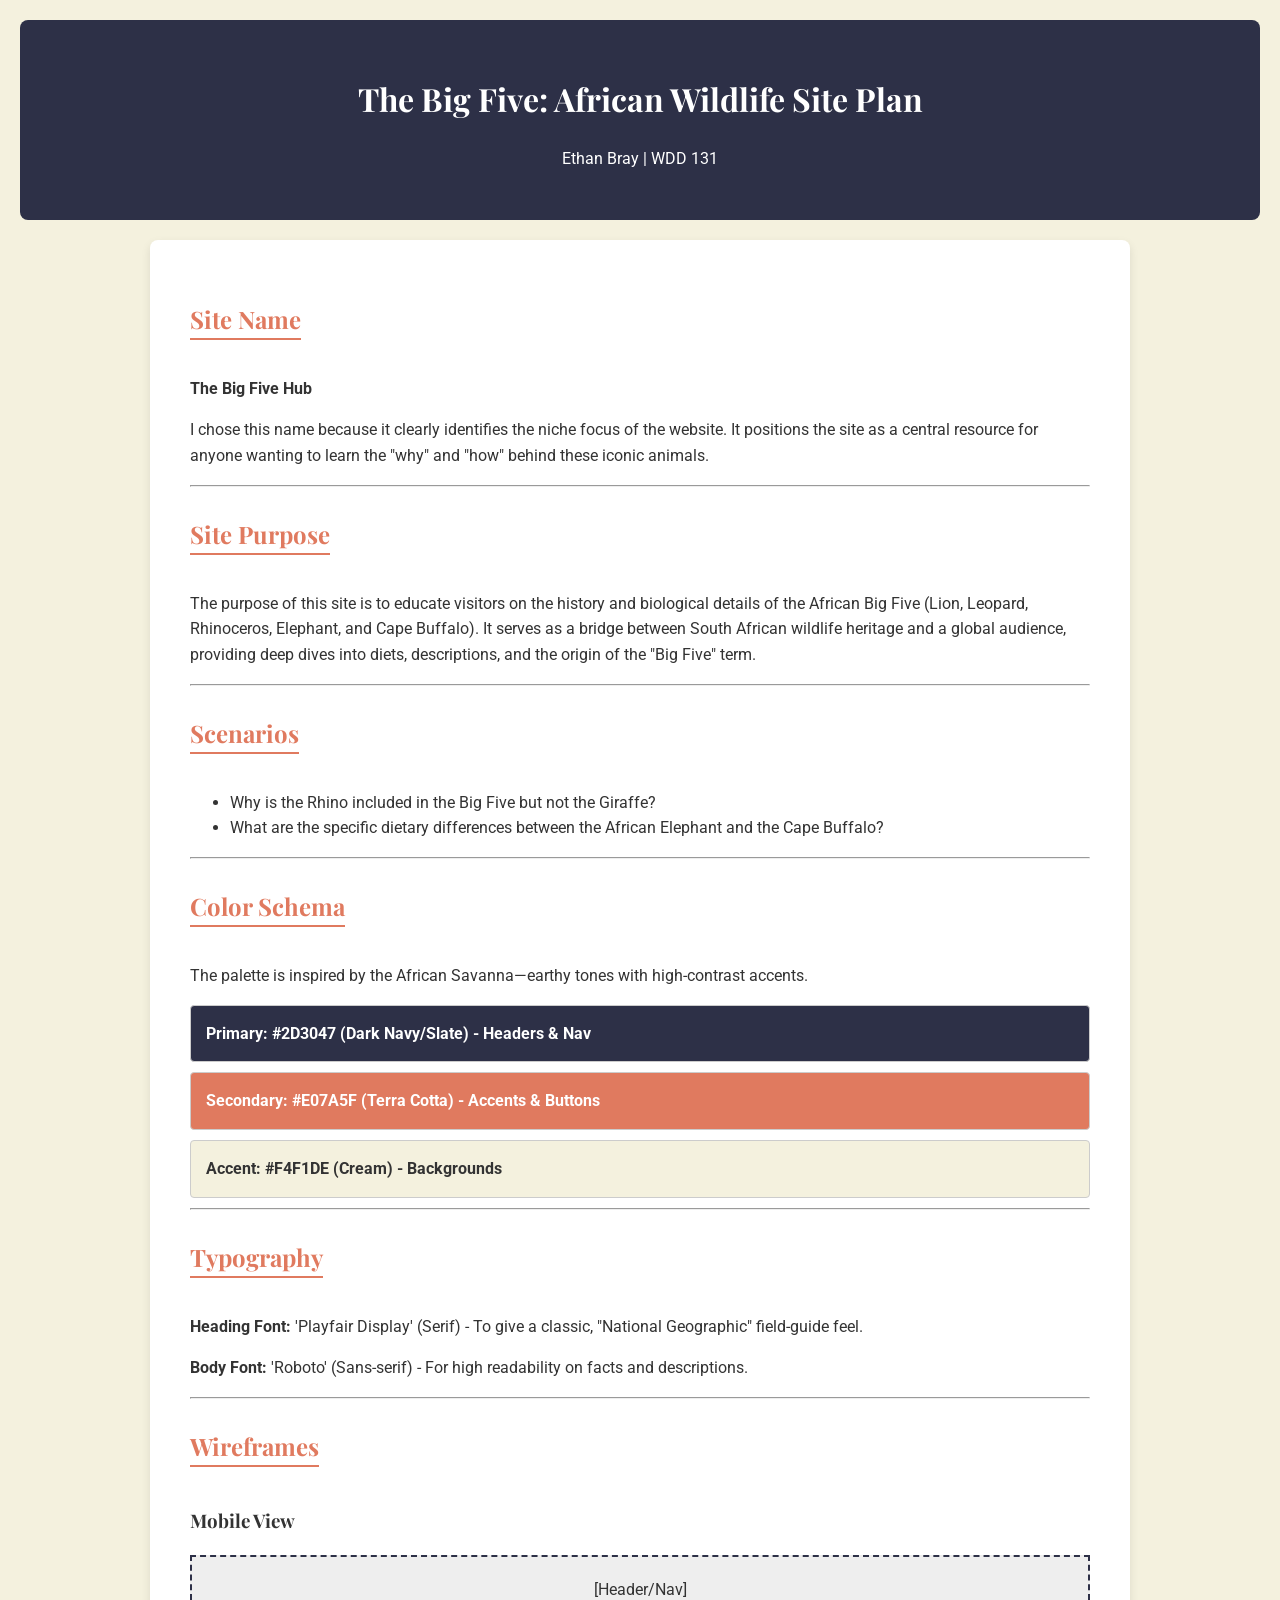
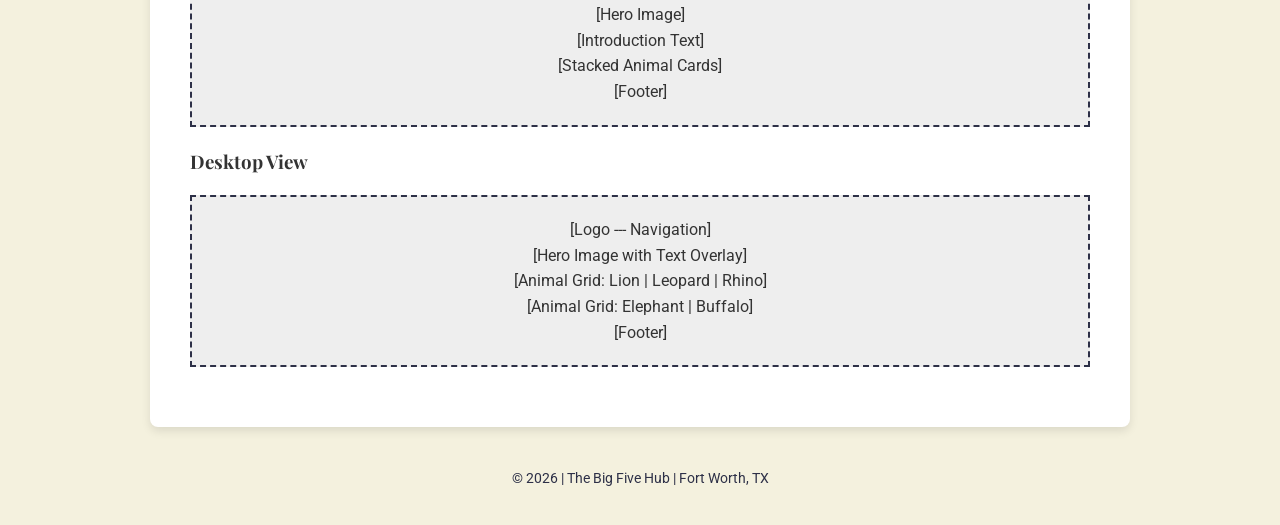
<file: Project/siteplan.html>
<!DOCTYPE html>
<html lang="en">
<head>
    <meta charset="UTF-8">
    <meta name="viewport" content="width=device-width, initial-scale=1.0">
    <title>The Big Five | Site Plan</title>
    <meta name="author" content="Ethan Bray">
    <meta name="description" content="A web page designed to share information about the orgin of the Big Five along with facts, a description and diets for each animal.">
    <link rel="preconnect" href="https://fonts.googleapis.com">
    <link rel="preconnect" href="https://fonts.gstatic.com" crossorigin>
    <link href="https://fonts.googleapis.com/css2?family=Playfair+Display:wght@700&family=Roboto:wght@400;700&display=swap" rel="stylesheet">
    <link rel="stylesheet" href="styles/siteplan.css">
</head>
<body>
    <header>
        <h1>The Big Five: African Wildlife Site Plan</h1>
        <p>Ethan Bray | WDD 131</p>
    </header>
    <main>
        <section>
            <h2>Site Name</h2>
            <p><strong>The Big Five Hub</strong></p>
            <p>I chose this name because it clearly identifies the niche focus of the website. It positions the site as a central resource for anyone wanting to learn the "why" and "how" behind these iconic animals.</p>
        </section>

        <hr>

        <section>
            <h2>Site Purpose</h2>
            <p>The purpose of this site is to educate visitors on the history and biological details of the African Big Five (Lion, Leopard, Rhinoceros, Elephant, and Cape Buffalo). It serves as a bridge between South African wildlife heritage and a global audience, providing deep dives into diets, descriptions, and the origin of the "Big Five" term.</p>
        </section>

        <hr>

        <section>
            <h2>Scenarios</h2>
            <ul>
                <li>Why is the Rhino included in the Big Five but not the Giraffe?</li>
                <li>What are the specific dietary differences between the African Elephant and the Cape Buffalo?</li>
            </ul>
        </section>

        <hr>

        <section>
            <h2>Color Schema</h2>
            <p>The palette is inspired by the African Savanna—earthy tones with high-contrast accents.</p>
            <div class="color-palette">
                <div class="color-box primary-bg">Primary: #2D3047 (Dark Navy/Slate) - Headers & Nav</div>
                <div class="color-box secondary-bg">Secondary: #E07A5F (Terra Cotta) - Accents & Buttons</div>
                <div class="color-box accent-bg">Accent: #F4F1DE (Cream) - Backgrounds</div>
            </div>
        </section>

        <hr>

        <section>
            <h2>Typography</h2>
            <p><strong>Heading Font:</strong> 'Playfair Display' (Serif) - To give a classic, "National Geographic" field-guide feel.</p>
            <p><strong>Body Font:</strong> 'Roboto' (Sans-serif) - For high readability on facts and descriptions.</p>
        </section>

        <hr>

        <section>
            <h2>Wireframes</h2>
            <h3>Mobile View</h3>
            <div class="wireframe-placeholder">
                [Header/Nav] <br>
                [Hero Image] <br>
                [Introduction Text] <br>
                [Stacked Animal Cards] <br>
                [Footer]
            </div>
            <h3>Desktop View</h3>
            <div class="wireframe-placeholder">
                [Logo --- Navigation] <br>
                [Hero Image with Text Overlay] <br>
                [Animal Grid: Lion | Leopard | Rhino] <br>
                [Animal Grid: Elephant | Buffalo] <br>
                [Footer]
            </div>
        </section>
    </main>
    <footer>
        <p>&copy; 2026 | The Big Five Hub | Fort Worth, TX</p>
    </footer>
</body>
</html>
</file>
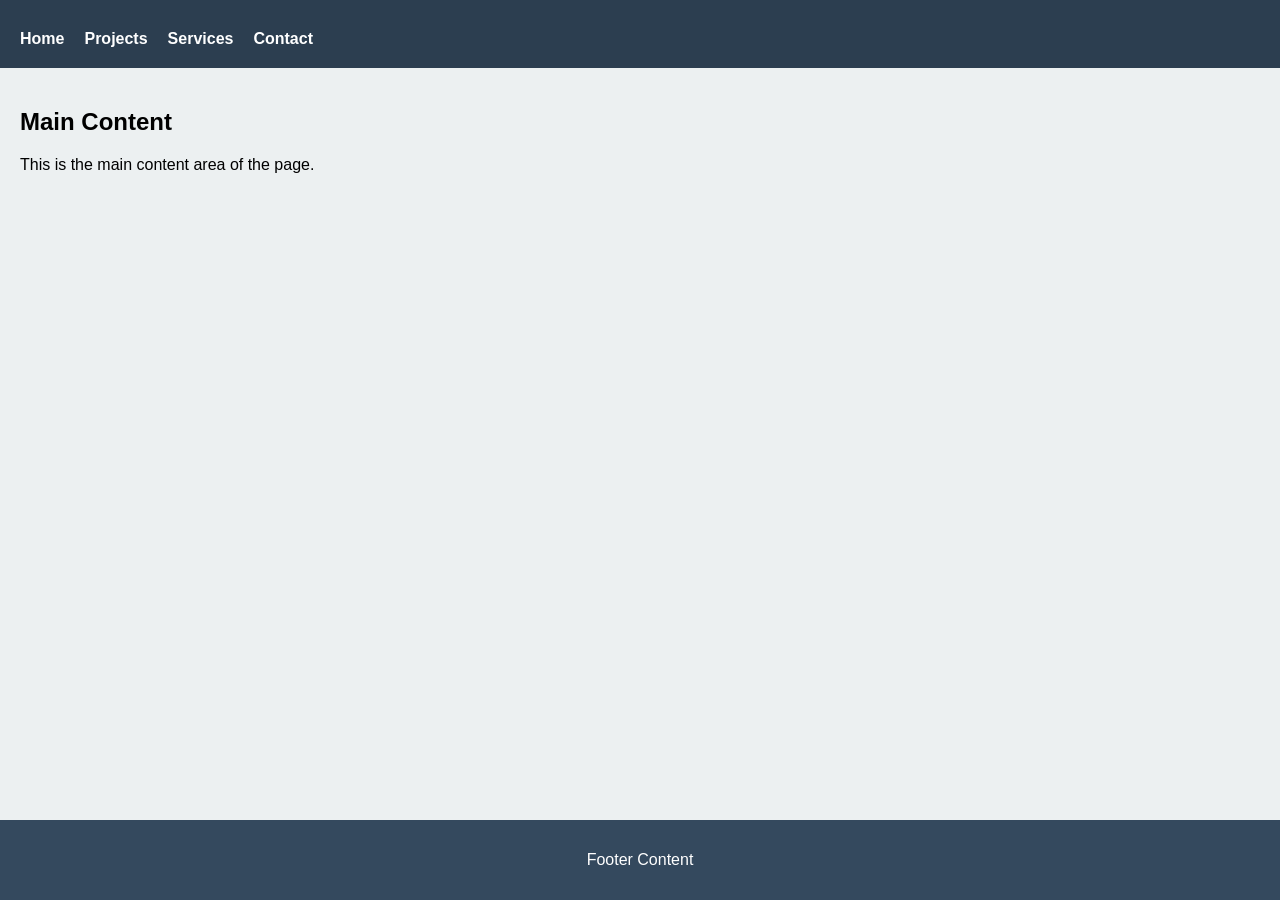
<file: week01/basic-layout.html>
<!DOCTYPE html>
<html lang="en">
<head>
    <meta charset="UTF-8">
    <meta name="viewport" content="width=device-width, initial-scale=1.0">
    <title>Ethan Bray WDD 131</title>
    <link rel="stylesheet" href="styles/layout.css">
</head>
<body>
    <header>
        <nav>
            <ul>
            <li><a href="#">Home</a></li>
            <li><a href="#">Projects</a></li>
            <li><a href="#">Services</a></li>
            <li><a href="#">Contact</a></li>
        </ul>
    </nav>
    
    </header>

    <main>
        <section>
            <h2>Main Content</h2>
            <p>This is the main content area of the page.</p>
        </section>
    </main>

    <footer>
        <p>Footer Content</p>
    </footer>
</body>
</html>
</file>
<file: styles/base.css>
/* Reset and Base Styles */
* {
    margin: 0;
    padding: 0;
    box-sizing: border-box;
}

body {
    font-family: 'Roboto', sans-serif;
    line-height: 1.6;
    background-color: #f9f9f9;
    color: #333;
    display: flex;
    flex-direction: column;
    min-height: 100vh;
}

/* Header & Navigation */
header {
    background-color: #1b4965;
    color: white;
    padding: 1rem 0;
    text-align: center;
}

#course-title {
    display: block; /* Required by instructions */
    font-size: 1.6rem;
    font-weight: bold;
    margin-bottom: 1rem;
}

nav {
    background-color: #333;
}

nav ul {
    display: flex; /* Flex required */
    list-style: none;
    justify-content: center;
}

nav ul li {
    flex: 1;
    max-width: 150px;
}

nav ul li a {
    display: block;
    color: white;
    text-decoration: none;
    padding: 0.8rem;
    text-align: center;
    transition: 0.3s;
}

nav ul li a:hover {
    background-color: #eee;
    color: #1b4965;
}

/* Main Content Layout */
main {
    flex: 1;
    max-width: 1000px;
    margin: 2rem auto;
    padding: 0 1rem;
}

h1 {
    text-align: center;
    margin-bottom: 2rem;
    color: #1b4965;
}

.cards-container {
    display: grid; /* Grid required */
    grid-template-columns: 2fr 1fr; /* 2/3 and 1/3 split */
    gap: 1.5rem;
}

/* Card Styling */
.card {
    background: white;
    border: 1px solid #ddd;
    border-radius: 8px;
    overflow: hidden;
}

.card h2 {
    background-color: #1b4965;
    color: white;
    padding: 0.6rem;
    text-align: center;
}

.about-me-content {
    display: flex;
    padding: 1.5rem;
    gap: 1.2rem;
    align-items: flex-start;
}

.profile-img {
    width: 150px;
    height: auto;
    border-radius: 4px;
}

/* Flag and Location Section */
.location-container {
    display: flex;
    padding: 1.5rem;
    gap: 1rem;
    border-top: 1px solid #eee;
    align-items: center;
}

.location-text {
    flex: 2;
}

.flag-figure {
    flex: 1;
    text-align: center;
}

.flag-img {
    width: 100%;
    max-width: 160px;
    height: auto;
    border: 1px solid #ccc;
}

figcaption {
    font-style: italic;
    font-size: 0.75rem;
    margin-top: 0.4rem;
}

/* Web Dev List */
.web-dev ul {
    padding: 1.5rem;
    list-style-position: inside;
}

.web-dev li {
    margin-bottom: 0.7rem;
}

.web-dev a {
    color: #1b4965;
    text-decoration: none;
}

.web-dev a:hover {
    text-decoration: underline;
}

/* Footer */
footer {
    background-color: #1b4965;
    color: #eee;
    text-align: center;
    padding: 1.5rem;
    margin-top: auto;
}

#lastModified {
    color: #ffeb3b; /* Highlights the modified date */
    font-size: 0.9rem;
    margin-top: 0.5rem;
}

/* Mobile Responsive */
@media (max-width: 800px) {
    .cards-container {
        grid-template-columns: 1fr;
    }
    .about-me-content, .location-container {
        flex-direction: column;
        align-items: center;
        text-align: center;
    }
}
</file>
<file: Project/styles/project.css>
:root {
    --primary: #2D3047;
    --secondary: #E07A5F;
    --accent: #F4F1DE;
    --white: #ffffff;
    --text: #333;
}

* { box-sizing: border-box; }

body {
    font-family: 'Roboto', sans-serif;
    margin: 0;
    background-color: var(--accent);
    color: var(--text);
    line-height: 1.6;
}

header {
    background-color: var(--primary);
    color: var(--white);
    padding: 1.5rem;
    text-align: center;
}

.logo-container {
    display: flex;
    align-items: center;
    justify-content: center;
    gap: 15px;
}

nav ul {
    list-style: none;
    padding: 0;
    display: flex;
    justify-content: center;
    gap: 20px;
}

nav a {
    color: var(--white);
    text-decoration: none;
    font-weight: bold;
}

#menu { display: none; font-size: 2rem; background: none; border: none; color: white; cursor: pointer; }

/* Hero & Grid */
.hero img { width: 100%; height: 60vh; object-fit: cover; display: block; }
.hero-text { background: rgba(45, 48, 71, 0.8); color: white; padding: 2rem; text-align: center; }

.origin {
    max-width: 800px;  /* Keeps the lines of text from getting too long to read */
    margin: 2rem auto; /* Centers the section and adds space top/bottom */
    padding: 0 20px;   /* Adds the specific "side padding" you're missing */
    text-align: center;
}

.origin h2 {
    margin-top: 0;     /* Cleans up spacing at the top of the header */
}

.animal-grid h2 {
    text-align: center;
    margin-bottom: 2rem; /* Adds some space between the title and the cards */
    font-size: 2.5rem;   /* Optional: makes it stand out more */
}

#animal-cards-container {
    display: grid;
    grid-template-columns: repeat(auto-fit, minmax(280px, 1fr));
    gap: 30px;
    padding: 2rem;
    max-width: 1200px;
    margin: 0 auto;
}

.card {
    background: var(--white);
    border-radius: 12px;
    text-align: center;
    box-shadow: 0 4px 15px rgba(0,0,0,0.1);
    overflow: hidden;
    display: flex;
    flex-direction: column;
}

.card img {
    width: 100%;
    height: 250px;
    object-fit: cover;
}

.btn {
    display: inline-block;
    background: var(--secondary);
    color: white;
    padding: 12px;
    text-decoration: none;
    margin: 1rem;
    border-radius: 5px;
}

/* Mobile Nav */
@media (max-width: 768px) {
    #menu { display: block; }
    #menu::before { content: "☰"; }
    #menu.open::before { content: "✕"; }
    nav ul { display: none; flex-direction: column; width: 100%; }
    nav ul.show { display: flex; }
}

footer { background: var(--primary); color: white; text-align: center; padding: 2rem; margin-top: 50px; }


/* --- Detail Page Styles --- */
.animal-hero {
    position: relative;
    text-align: center;
    margin-bottom: 2rem;
}

.animal-hero img {
    width: 100%;
    height: 50vh;
    object-fit: cover;
}

.info-grid {
    display: grid;
    grid-template-columns: repeat(auto-fit, minmax(300px, 1fr));
    gap: 40px;
    max-width: 1000px;
    margin: 0 auto;
    padding: 2rem;
}

.details, .facts {
    background: white;
    padding: 2rem;
    border-radius: 8px;
    box-shadow: 0 4px 10px rgba(0,0,0,0.05);
}

.interaction {
    text-align: center;
    margin: 3rem 0;
}
</file>
<file: styles/form.css>
/* =========================================
   1. CSS Reset & Variables
   ========================================= */
:root {
    --primary-color: #3f51b5;
    --accent-color: #ffca28; /* Gold for stars */
    --text-color: #333;
    --bg-color: #f4f4f9;
    --white: #ffffff;
    --border-color: #ccc;
    --footer-bg: #2c3e50;
    --footer-text: #ecf0f1;
}

* {
    box-sizing: border-box;
    margin: 0;
    padding: 0;
}

body {
    font-family: 'Segoe UI', Tahoma, Geneva, Verdana, sans-serif;
    line-height: 1.6;
    color: var(--text-color);
    background-color: var(--bg-color);
    display: flex;
    flex-direction: column;
    min-height: 100vh;
}

/* =========================================
   2. Header & Footer
   ========================================= */
header {
    background-color: var(--primary-color);
    color: var(--white);
    padding: 1.5rem;
    text-align: center;
}

footer {
    background-color: var(--footer-bg);
    color: var(--footer-text);
    padding: 1rem;
    text-align: center;
    margin-top: auto;
    font-size: 0.9rem;
}

/* =========================================
   3. Main Layout
   ========================================= */
main {
    max-width: 600px;
    margin: 2rem auto;
    padding: 1rem;
    width: 100%;
}

form {
    background-color: var(--white);
    padding: 2rem;
    border-radius: 8px;
    box-shadow: 0 4px 10px rgba(0,0,0,0.1);
}

/* =========================================
   4. Form Elements (Alignment & Proximity)
   ========================================= */
label {
    display: block;
    font-weight: bold;
    margin-top: 1.5rem;
    margin-bottom: 0.5rem;
}

input[type="text"],
input[type="date"],
select,
textarea {
    width: 100%;
    padding: 12px;
    border: 1px solid var(--border-color);
    border-radius: 4px;
    font-size: 1rem;
    font-family: inherit;
}

textarea {
    resize: vertical;
}

fieldset {
    border: 1px solid var(--border-color);
    border-radius: 4px;
    padding: 1rem;
    margin-top: 1.5rem;
}

legend {
    font-weight: bold;
    padding: 0 10px;
    color: var(--primary-color);
}

/* Checkbox specific layout */
fieldset label {
    display: inline-flex; /* Changed to handle sibling input better */
    align-items: center;
    font-weight: normal;
    margin-top: 0.8rem;
    margin-right: 15px;
    cursor: pointer;
}

fieldset input[type="checkbox"] {
    margin-right: 8px;
    width: 18px;
    height: 18px;
    vertical-align: middle;
}

/* =========================================
   5. Ascending Star Rating (1 to 5)
   ========================================= */
.rating {
    display: flex;
    justify-content: space-around;
    align-items: center;
    margin-top: 0.5rem;
}

.rating label {
    display: flex;
    flex-direction: column;
    align-items: center;
    margin: 0;
    cursor: pointer;
    font-weight: normal;
}

/* The Radio Button (Hidden but functional) */
.rating input[type="radio"] {
    position: absolute;
    opacity: 0;
    width: 0;
    height: 0;
}

/* The Star Icon (Empty by default via the label's pseudo-element) */
.rating label::before {
    content: "\2606"; /* Unicode Star Outline */
    font-size: 2.5rem;
    color: #bbb;
    transition: color 0.2s, transform 0.1s;
}

/* Logic: When the hidden radio is checked, the NEXT label turns gold */
.rating input[type="radio"]:checked + label::before {
    content: "\2605"; /* Unicode Filled Star */
    color: var(--accent-color);
    transform: scale(1.1);
}

/* =========================================
   6. Submission Button
   ========================================= */
input[type="submit"] {
    display: block;
    width: 100%;
    background-color: var(--primary-color);
    color: var(--white);
    padding: 15px;
    border: none;
    border-radius: 4px;
    font-size: 1.2rem;
    font-weight: bold;
    cursor: pointer;
    margin-top: 2.5rem;
    transition: background-color 0.3s;
}

input[type="submit"]:hover {
    background-color: #303f9f;
}

/* Confirmation Page Specific Link */
.back-link {
    display: inline-block;
    margin-top: 1rem;
    padding: 10px 20px;
    background-color: var(--primary-color);
    color: white;
    text-decoration: none;
    border-radius: 4px;
}

/* =========================================
   7. Mobile Responsiveness
   ========================================= */
@media screen and (max-width: 600px) {
    main {
        margin: 1rem auto;
        padding: 0 10px;
    }

    form {
        padding: 1.2rem;
    }

    .rating label::before {
        font-size: 2.2rem; 
    }
}
</file>
<file: styles/temples.css>
/* General Styles */
body {
    font-family: 'Roboto', sans-serif;
    margin: 0;
}

header {
    background-color: #003366;
    color: white;
    padding: 1rem;
    display: flex;
    justify-content: space-between;
    align-items: center;
    position: relative;
}

/* Hamburger Button */
#menu {
    font-size: 2rem;
    background: none;
    border: none;
    color: white;
    cursor: pointer;
}

#menu::before {
    content: "☰";
}

#menu.open::before {
    content: "X";
}

/* Navigation - Hidden by default on mobile */
nav {
    display: none;
    width: 100%;
    background-color: #002244;
}

nav.show {
    display: block;
    position: absolute;
    top: 100%;
    left: 0;
    z-index: 100;
}

.navigation {
    list-style: none;
    padding: 0;
    margin: 0;
}

.navigation li a {
    display: block;
    color: white;
    padding: 1rem;
    text-decoration: none;
    text-align: center;
}

.navigation li a:hover {
    background-color: #444;
}

/* Main & Grid */
main {
    max-width: 900px;
    margin: 0 auto;
    padding: 1rem;
}

.grid-container {
    display: grid;
    grid-template-columns: 1fr; /* Single column on mobile */
    gap: 20px;
}

figure {
    margin: 0;
    border: 1px solid #ccc;
    background-color: #f9f9f9;
}

img {
    width: 100%;
    height: auto;
}

figcaption {
    padding: 10px;
    text-align: center;
    font-weight: bold;
}

footer {
    background-color: #003366;
    color: white;
    text-align: center;
    padding: 1rem;
    margin-top: 2rem;
}
</file>
<file: styles/temples-large.css>
@media (min-width: 768px) {
    #menu {
        display: none; /* Hide hamburger on desktop */
    }

    nav {
        display: flex; /* Always show nav on desktop */
        width: auto;
        background: none;
    }

    .navigation {
        display: flex; /* Horizontal menu */
    }

    .grid-container {
        grid-template-columns: repeat(auto-fit, minmax(250px, 1fr));
    }
}
</file>
<file: Project/styles/siteplan.css>
:root {
    --primary-color: #2D3047;
    --secondary-color: #E07A5F;
    --accent-color: #F4F1DE;
    --text-color: #333;
}

body {
    font-family: 'Roboto', sans-serif;
    background-color: var(--accent-color);
    color: var(--text-color);
    line-height: 1.6;
    margin: 0;
    padding: 20px;
}

header {
    background-color: var(--primary-color);
    color: white;
    padding: 2rem;
    text-align: center;
    border-radius: 8px;
}

h1, h2, h3 {
    font-family: 'Playfair Display', serif;
}

h2 {
    color: var(--secondary-color);
    border-bottom: 2px solid var(--secondary-color);
    display: inline-block;
}

main {
    max-width: 900px;
    margin: 20px auto;
    background: white;
    padding: 40px;
    box-shadow: 0 4px 10px rgba(0,0,0,0.1);
    border-radius: 8px;
}

/* Color Palette Boxes for Site Plan */
.primary-bg {
    background-color: #2D3047;
    color: white; /* Making text readable on dark background */
}

.secondary-bg {
    background-color: #E07A5F;
    color: white;
}

.accent-bg {
    background-color: #F4F1DE;
    color: #333;
}

.color-box {
    padding: 15px;
    margin: 10px 0;
    font-weight: bold;
    border-radius: 4px;
    border: 1px solid #ccc;
}

.wireframe-placeholder {
    border: 2px dashed var(--primary-color);
    padding: 20px;
    background-color: #eee;
    margin-bottom: 20px;
    text-align: center;
}

footer {
    text-align: center;
    font-size: 0.9rem;
    margin-top: 40px;
    color: var(--primary-color);
}
</file>
<file: week01/styles/layout.css>
body {
    margin: 0;
    font-family: Arial, Helvetica, sans-serif;

    display: grid;
    grid-template-columns: 1fr;
    grid-template-rows: auto 1fr auto;
    grid-template-areas:
        "header"
        "main"
        "footer";

    min-height: 100vh;
}

/* Header */
header {
    grid-area: header;
    background-color: #2c3e50;
    color: white;
    padding: 20px;
}

/* Navigation using Flexbox */
nav ul {
    list-style: none;
    padding: 0;
    margin: 10px 0 0 0;

    display: flex;
    gap: 20px;
}

nav a {
    color: white;
    text-decoration: none;
    font-weight: bold;
}

nav a:hover {
    text-decoration: underline;
}

/* Main Content */
main {
    grid-area: main;
    padding: 20px;
    background-color: #ecf0f1;
}

/* Footer */
footer {
    grid-area: footer;
    background-color: #34495e;
    color: white;
    text-align: center;
    padding: 15px;
}
</file>
